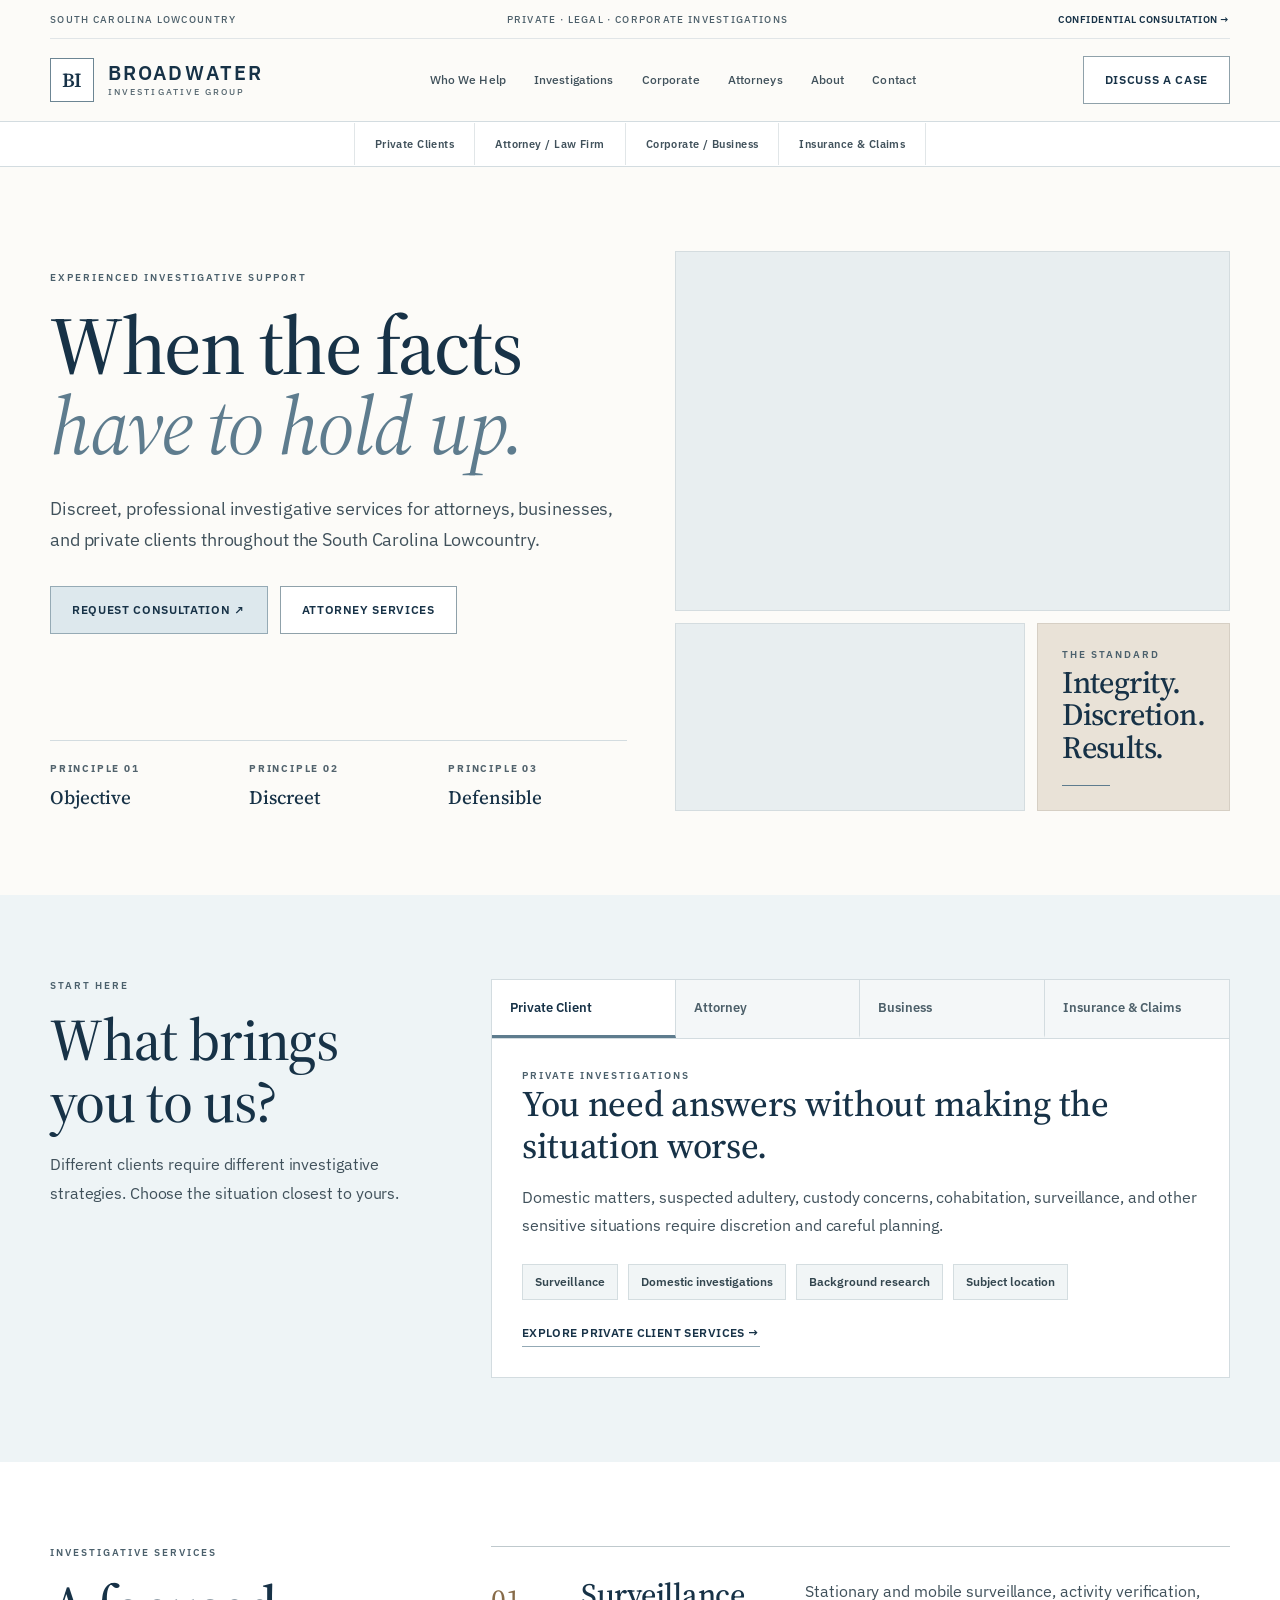
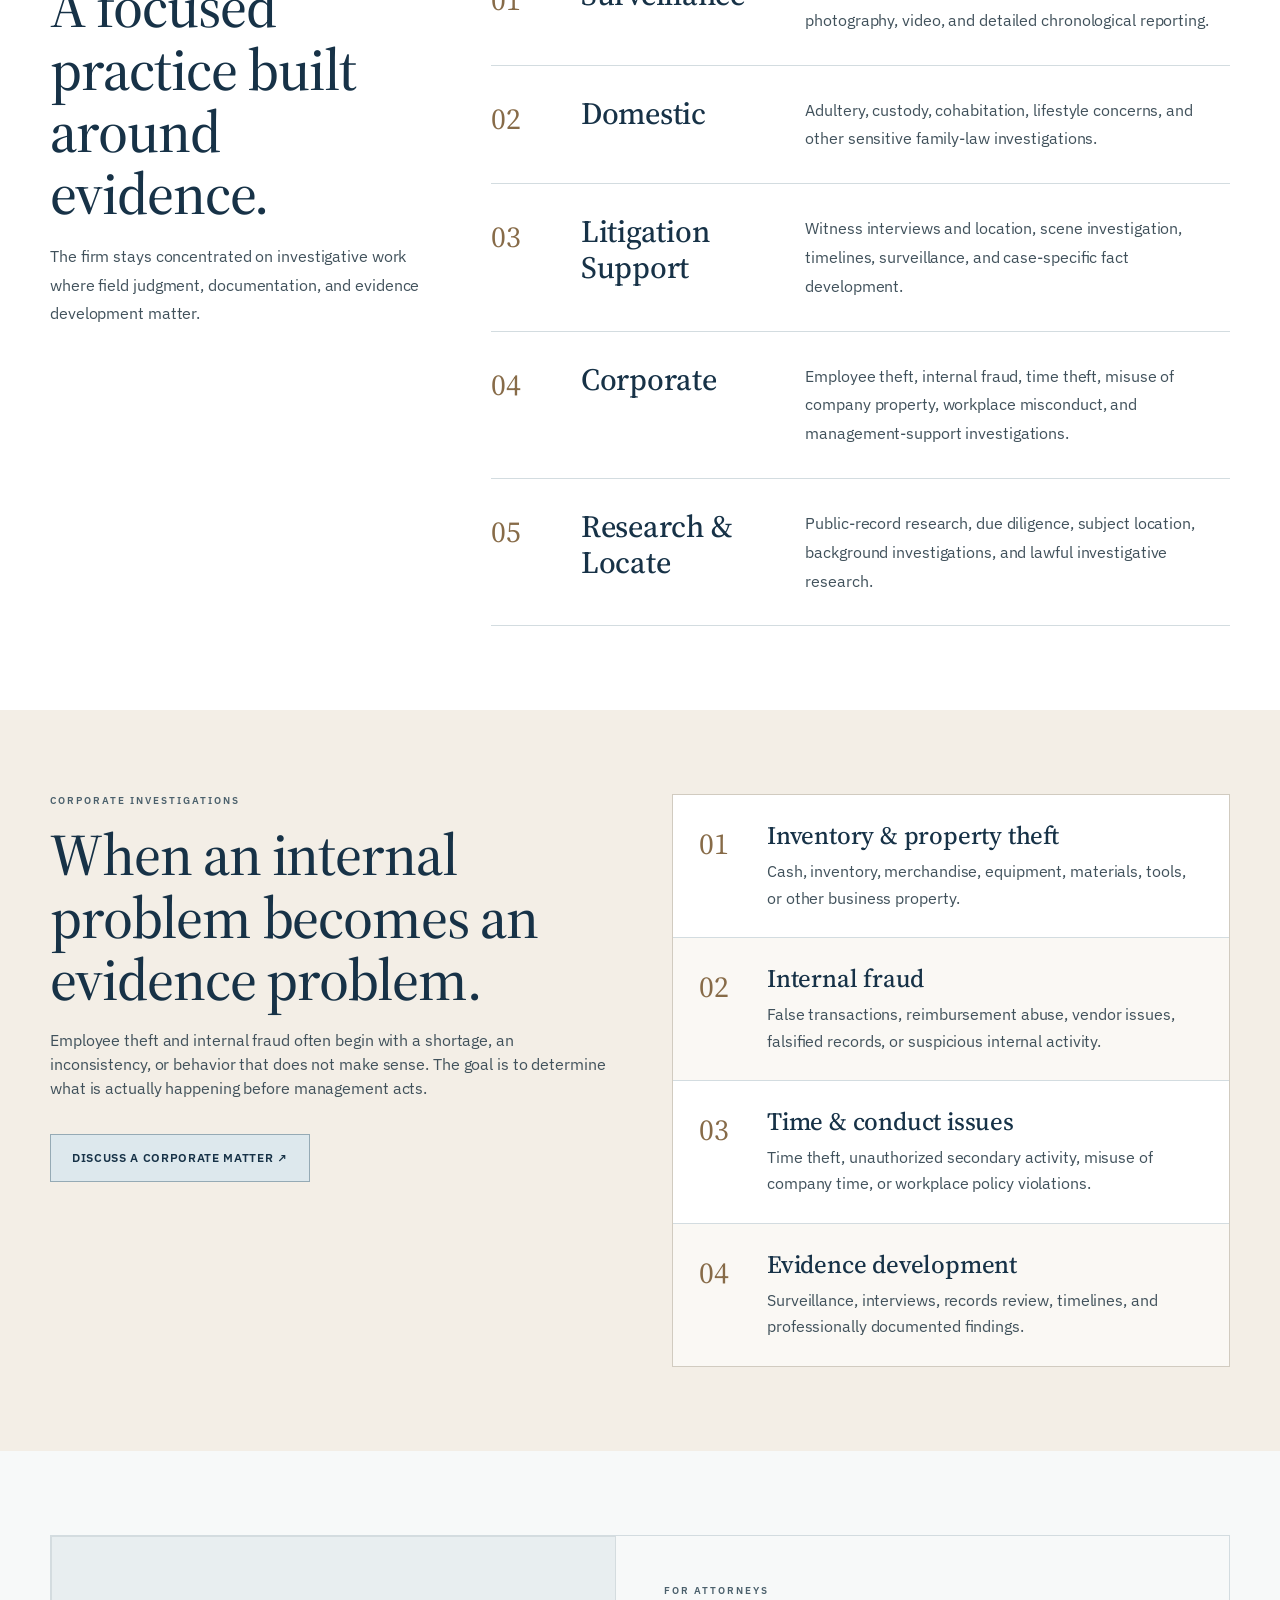
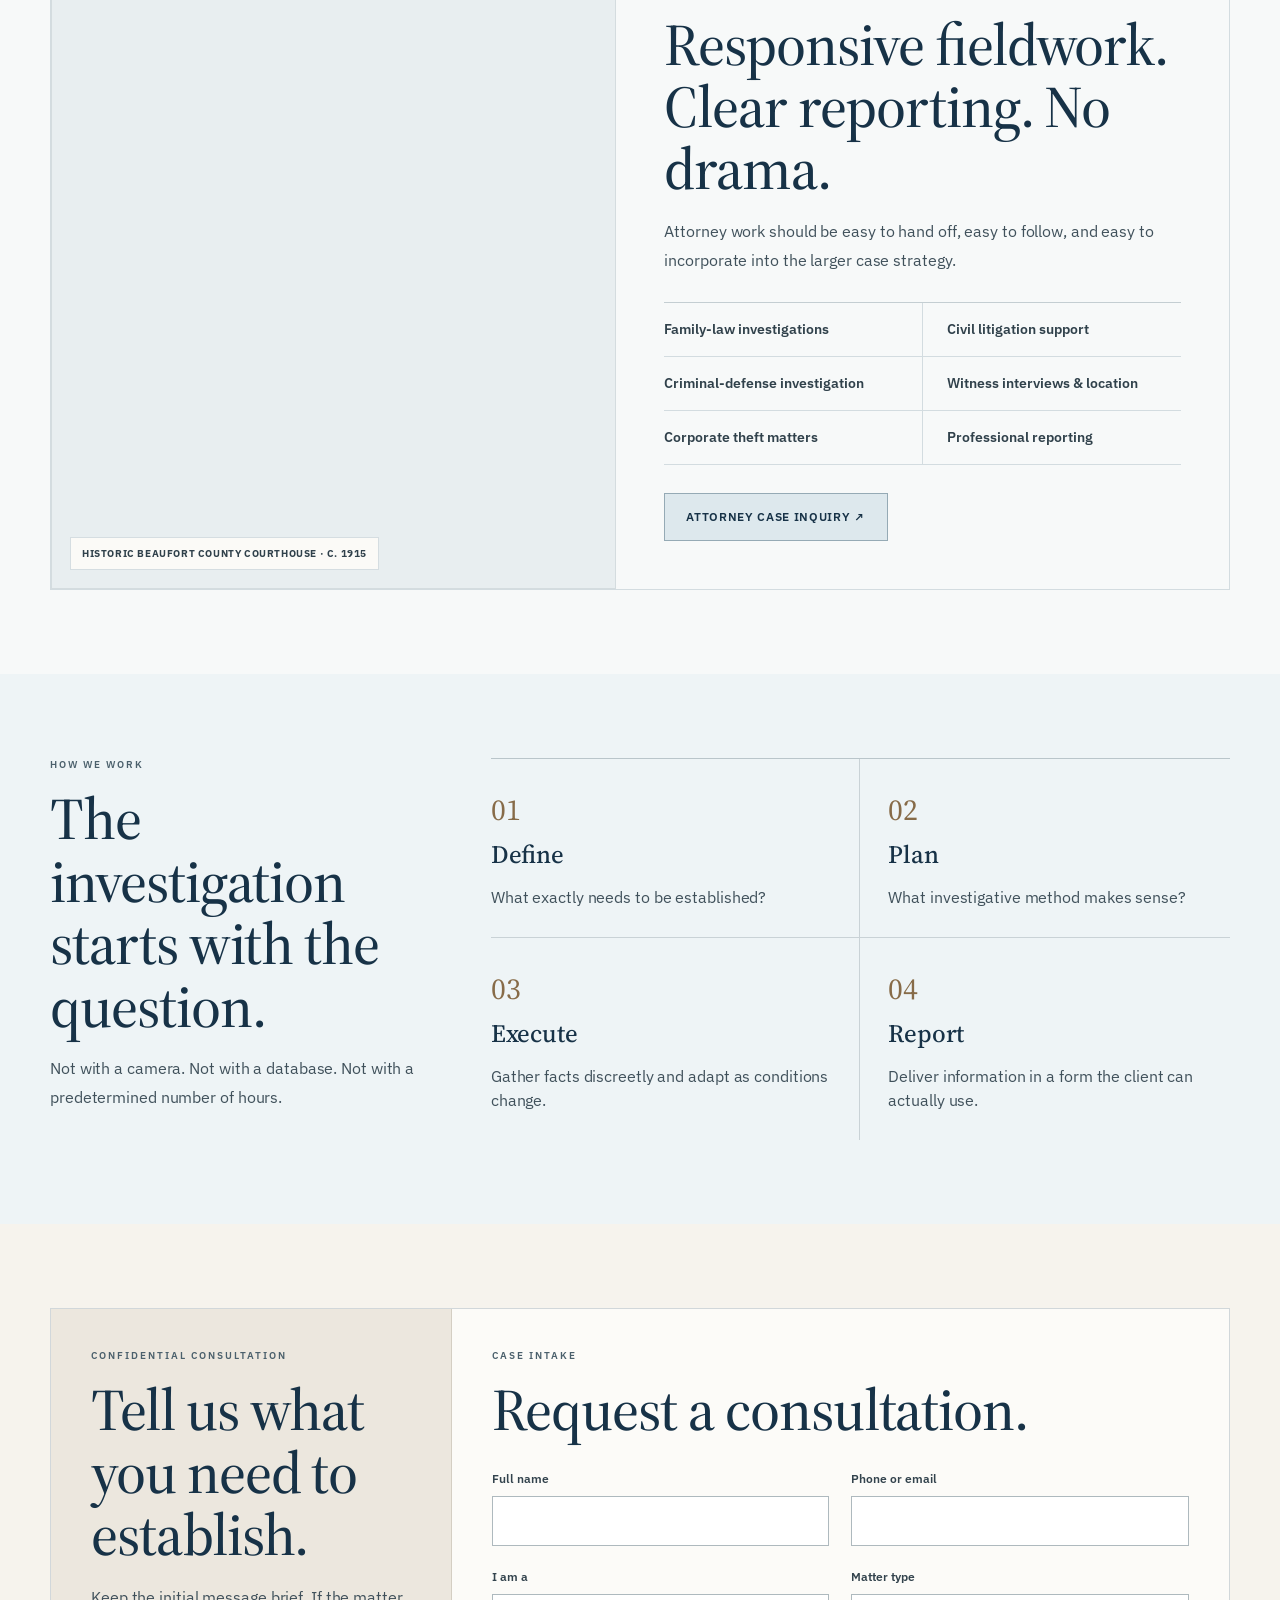
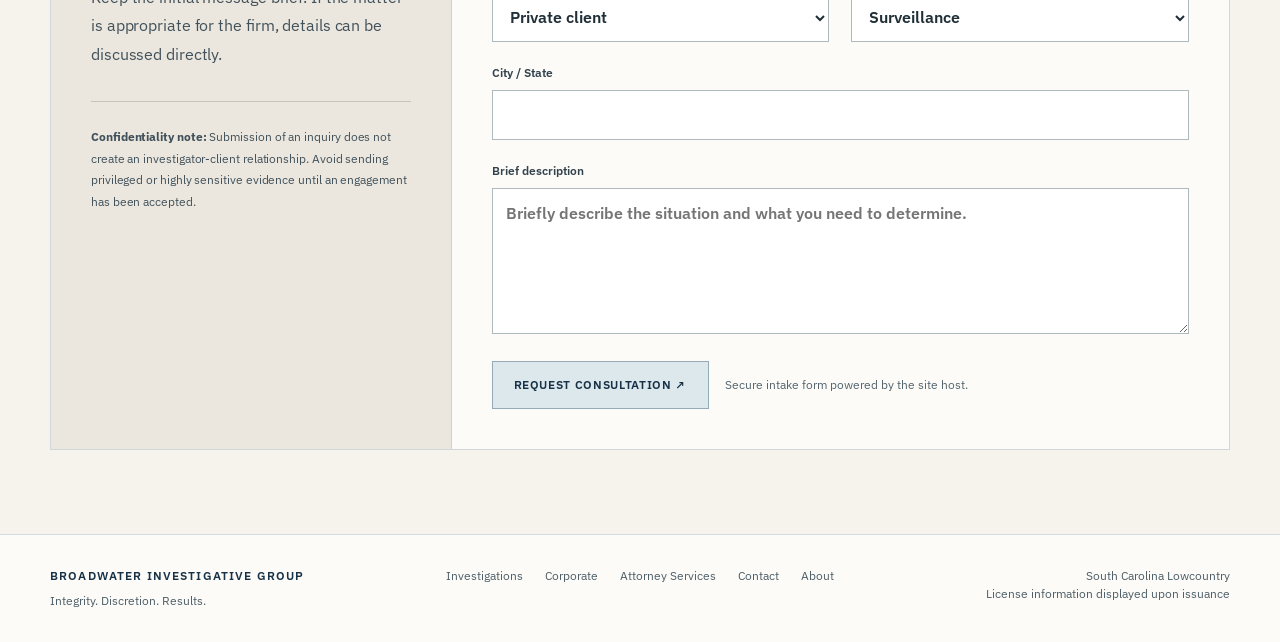
<file: index.html>
<!doctype html>
<html lang="en">
<head>
  <meta charset="utf-8">
  <meta name="viewport" content="width=device-width, initial-scale=1">
  <title>Broadwater Investigative Group | South Carolina Lowcountry</title>
  <meta name="description" content="Professional investigative services for attorneys, businesses, and private clients throughout the South Carolina Lowcountry.">
  <meta name="theme-color" content="#fcfbf8">
  <link rel="stylesheet" href="/assets/styles.css">
</head>
<body>
  <header class="site-header">
    <div class="utility-bar container">
      <span>South Carolina Lowcountry</span>
      <span class="utility-center">Private · Legal · Corporate Investigations</span>
      <a href="#consultation">Confidential Consultation →</a>
    </div>

    <div class="nav-row container">
      <a class="brand" href="#top" aria-label="Broadwater Investigative Group home">
        <span class="brand-mark">BI</span>
        <span>
          <strong>BROADWATER</strong>
          <small>INVESTIGATIVE GROUP</small>
        </span>
      </a>

      <nav aria-label="Primary navigation">
        <a href="#who-we-help">Who We Help</a>
        <a href="#services">Investigations</a>
        <a href="#corporate">Corporate</a>
        <a href="#attorneys">Attorneys</a>
        <a href="#consultation">Contact</a>
      </nav>

      <a class="button button-outline" href="#consultation">Discuss a Case</a>
    </div>
  </header>

  <main id="top">
    <section class="hero section">
      <div class="container hero-grid">
        <div class="hero-copy">
          <div>
            <p class="eyebrow">Experienced investigative support</p>
            <h1>When the facts<br><em>have to hold up.</em></h1>
            <p class="lede">Discreet, professional investigative services for attorneys, businesses, and private clients throughout the South Carolina Lowcountry.</p>
            <div class="actions">
              <a class="button button-soft" href="#consultation">Request Consultation ↗</a>
              <a class="button button-outline" href="#attorneys">Attorney Services</a>
            </div>
          </div>

          <div class="principles">
            <div><span>Principle 01</span><strong>Objective</strong></div>
            <div><span>Principle 02</span><strong>Discreet</strong></div>
            <div><span>Principle 03</span><strong>Defensible</strong></div>
          </div>
        </div>

        <div class="hero-collage" aria-label="Lowcountry imagery placeholders">
          <div class="photo-placeholder photo-main">
            <span>LOWCOUNTRY HERO PHOTO</span>
            <small>Historic Bluffton / Lowcountry streetscape</small>
          </div>
          <div class="photo-placeholder photo-small">
            <span>LOWCOUNTRY PHOTO</span>
            <small>Marsh / coastal landscape</small>
          </div>
          <div class="standard-card">
            <p class="eyebrow">The standard</p>
            <strong>Integrity.<br>Discretion.<br>Results.</strong>
            <i></i>
          </div>
        </div>
      </div>
    </section>

    <section id="who-we-help" class="section section-mist">
      <div class="container split">
        <div class="section-intro">
          <p class="eyebrow">Start here</p>
          <h2>What brings you to us?</h2>
          <p>Different clients require different investigative strategies. Choose the situation closest to yours.</p>
        </div>

        <div class="client-tabs">
          <div class="tab-buttons" role="tablist" aria-label="Client types">
            <button role="tab" aria-selected="true" data-tab="private">Private Client</button>
            <button role="tab" aria-selected="false" data-tab="attorney">Attorney</button>
            <button role="tab" aria-selected="false" data-tab="business">Business</button>
          </div>

          <div class="tab-stage">
            <article class="tab-panel active" data-panel="private">
              <p class="eyebrow">Private investigations</p>
              <h3>You need answers without making the situation worse.</h3>
              <p>Domestic matters, suspected adultery, custody concerns, cohabitation, surveillance, and other sensitive situations require discretion and careful planning.</p>
              <div class="pills">
                <span>Surveillance</span><span>Domestic investigations</span><span>Background research</span><span>Subject location</span>
              </div>
            </article>

            <article class="tab-panel" data-panel="attorney">
              <p class="eyebrow">Legal professionals</p>
              <h3>You need investigative work that can become part of the case.</h3>
              <p>Field investigation, surveillance, witness work, scene development, timelines, evidence verification, and professional reporting built around counsel’s objectives.</p>
              <div class="pills">
                <span>Family law</span><span>Civil litigation</span><span>Criminal defense</span><span>Witness development</span>
              </div>
            </article>

            <article class="tab-panel" data-panel="business">
              <p class="eyebrow">Business & corporate</p>
              <h3>Something inside the business is not adding up.</h3>
              <p>Employee theft, inventory loss, internal fraud, time theft, misuse of company assets, and workplace misconduct can be investigated discreetly before management takes action.</p>
              <div class="pills">
                <span>Employee theft</span><span>Internal fraud</span><span>Workplace misconduct</span><span>Evidence development</span>
              </div>
            </article>
          </div>
        </div>
      </div>
    </section>

    <section id="services" class="section section-white">
      <div class="container split">
        <div class="section-intro">
          <p class="eyebrow">Investigative services</p>
          <h2>A focused practice built around evidence.</h2>
          <p>The firm stays concentrated on investigative work where field judgment, documentation, and evidence development matter.</p>
        </div>

        <div class="service-list">
          <article><span>01</span><h3>Surveillance</h3><p>Stationary and mobile surveillance, activity verification, photography, video, and detailed chronological reporting.</p></article>
          <article><span>02</span><h3>Domestic</h3><p>Adultery, custody, cohabitation, lifestyle concerns, and other sensitive family-law investigations.</p></article>
          <article><span>03</span><h3>Litigation Support</h3><p>Witness interviews and location, scene investigation, timelines, surveillance, and case-specific fact development.</p></article>
          <article><span>04</span><h3>Corporate</h3><p>Employee theft, internal fraud, time theft, misuse of company property, workplace misconduct, and management-support investigations.</p></article>
          <article><span>05</span><h3>Research & Locate</h3><p>Public-record research, due diligence, subject location, background investigations, and lawful investigative research.</p></article>
        </div>
      </div>
    </section>

    <section id="corporate" class="section section-warm">
      <div class="container corporate-grid">
        <div class="section-intro corporate-copy">
          <p class="eyebrow">Corporate investigations</p>
          <h2>When an internal problem becomes an evidence problem.</h2>
          <p>Employee theft and internal fraud often begin with a shortage, an inconsistency, or behavior that does not make sense. The goal is to determine what is actually happening before management acts.</p>
          <a class="button button-soft" href="#consultation">Discuss a Corporate Matter ↗</a>
        </div>

        <div class="corporate-list">
          <article><span>01</span><div><h3>Inventory & property theft</h3><p>Cash, inventory, merchandise, equipment, materials, tools, or other business property.</p></div></article>
          <article><span>02</span><div><h3>Internal fraud</h3><p>False transactions, reimbursement abuse, vendor issues, falsified records, or suspicious internal activity.</p></div></article>
          <article><span>03</span><div><h3>Time & conduct issues</h3><p>Time theft, unauthorized secondary activity, misuse of company time, or workplace policy violations.</p></div></article>
          <article><span>04</span><div><h3>Evidence development</h3><p>Surveillance, interviews, records review, timelines, and professionally documented findings.</p></div></article>
        </div>
      </div>
    </section>

    <section id="attorneys" class="section section-soft">
      <div class="container attorney-feature">
        <div class="photo-placeholder attorney-photo">
          <span>COURTHOUSE / LEGAL PHOTO</span>
          <small>Final image will be replaced with properly licensed photography</small>
        </div>
        <div class="attorney-copy">
          <p class="eyebrow">For attorneys</p>
          <h2>Responsive fieldwork. Clear reporting. No drama.</h2>
          <p>Attorney work should be easy to hand off, easy to follow, and easy to incorporate into the larger case strategy.</p>

          <div class="attorney-services">
            <span>Family-law investigations</span>
            <span>Civil litigation support</span>
            <span>Criminal-defense investigation</span>
            <span>Witness interviews & location</span>
            <span>Corporate theft matters</span>
            <span>Professional reporting</span>
          </div>

          <a class="button button-soft" href="#consultation">Attorney Case Inquiry ↗</a>
        </div>
      </div>
    </section>

    <section class="section section-mist">
      <div class="container split">
        <div class="section-intro">
          <p class="eyebrow">How we work</p>
          <h2>The investigation starts with the question.</h2>
          <p>Not with a camera. Not with a database. Not with a predetermined number of hours.</p>
        </div>

        <div class="method-grid">
          <article><span>01</span><h3>Define</h3><p>What exactly needs to be established?</p></article>
          <article><span>02</span><h3>Plan</h3><p>What investigative method makes sense?</p></article>
          <article><span>03</span><h3>Execute</h3><p>Gather facts discreetly and adapt as conditions change.</p></article>
          <article><span>04</span><h3>Report</h3><p>Deliver information in a form the client can actually use.</p></article>
        </div>
      </div>
    </section>

    <section id="consultation" class="section section-consult">
      <div class="container intake-shell">
        <aside class="intake-intro">
          <p class="eyebrow">Confidential consultation</p>
          <h2>Tell us what you need to establish.</h2>
          <p>Keep the initial message brief. If the matter is appropriate for the firm, details can be discussed directly.</p>
          <p class="fine-print"><strong>Confidentiality note:</strong> Submission of an inquiry does not create an investigator-client relationship. Avoid sending privileged or highly sensitive evidence until an engagement has been accepted.</p>
        </aside>

        <div class="intake-form-wrap">
          <p class="eyebrow">Case intake</p>
          <h2>Request a consultation.</h2>

          <form name="consultation" method="POST" data-netlify="true" netlify-honeypot="bot-field" class="intake-form">
            <input type="hidden" name="form-name" value="consultation">
            <p class="hidden-field">
              <label>Do not fill this out if you are human: <input name="bot-field"></label>
            </p>

            <label>Full name
              <input required type="text" name="name" autocomplete="name">
            </label>

            <label>Phone or email
              <input required type="text" name="contact">
            </label>

            <label>I am a
              <select name="client_type">
                <option>Private client</option>
                <option>Attorney / law firm</option>
                <option>Business / employer</option>
                <option>Insurance / claims professional</option>
                <option>Other</option>
              </select>
            </label>

            <label>Matter type
              <select name="matter_type">
                <option>Surveillance</option>
                <option>Domestic / family matter</option>
                <option>Litigation support</option>
                <option>Employee theft / corporate investigation</option>
                <option>Internal fraud</option>
                <option>Background / locate</option>
                <option>Other</option>
              </select>
            </label>

            <label class="full-width">City / State
              <input type="text" name="location">
            </label>

            <label class="full-width">Brief description
              <textarea name="description" rows="5" placeholder="Briefly describe the situation and what you need to determine."></textarea>
            </label>

            <div class="full-width form-footer">
              <button class="button button-soft" type="submit">Request Consultation ↗</button>
              <span>Secure intake form powered by the site host.</span>
            </div>
          </form>
        </div>
      </div>
    </section>
  </main>

  <footer class="site-footer">
    <div class="container footer-grid">
      <div>
        <strong>BROADWATER INVESTIGATIVE GROUP</strong>
        <span>Integrity. Discretion. Results.</span>
      </div>
      <div class="footer-links">
        <a href="#services">Investigations</a>
        <a href="#corporate">Corporate</a>
        <a href="#attorneys">Attorney Services</a>
        <a href="#consultation">Contact</a>
      </div>
      <div class="footer-right">
        South Carolina Lowcountry<br>
        License information displayed upon issuance
      </div>
    </div>
  </footer>

  <script src="/assets/site.js"></script>
</body>
</html>
</file>
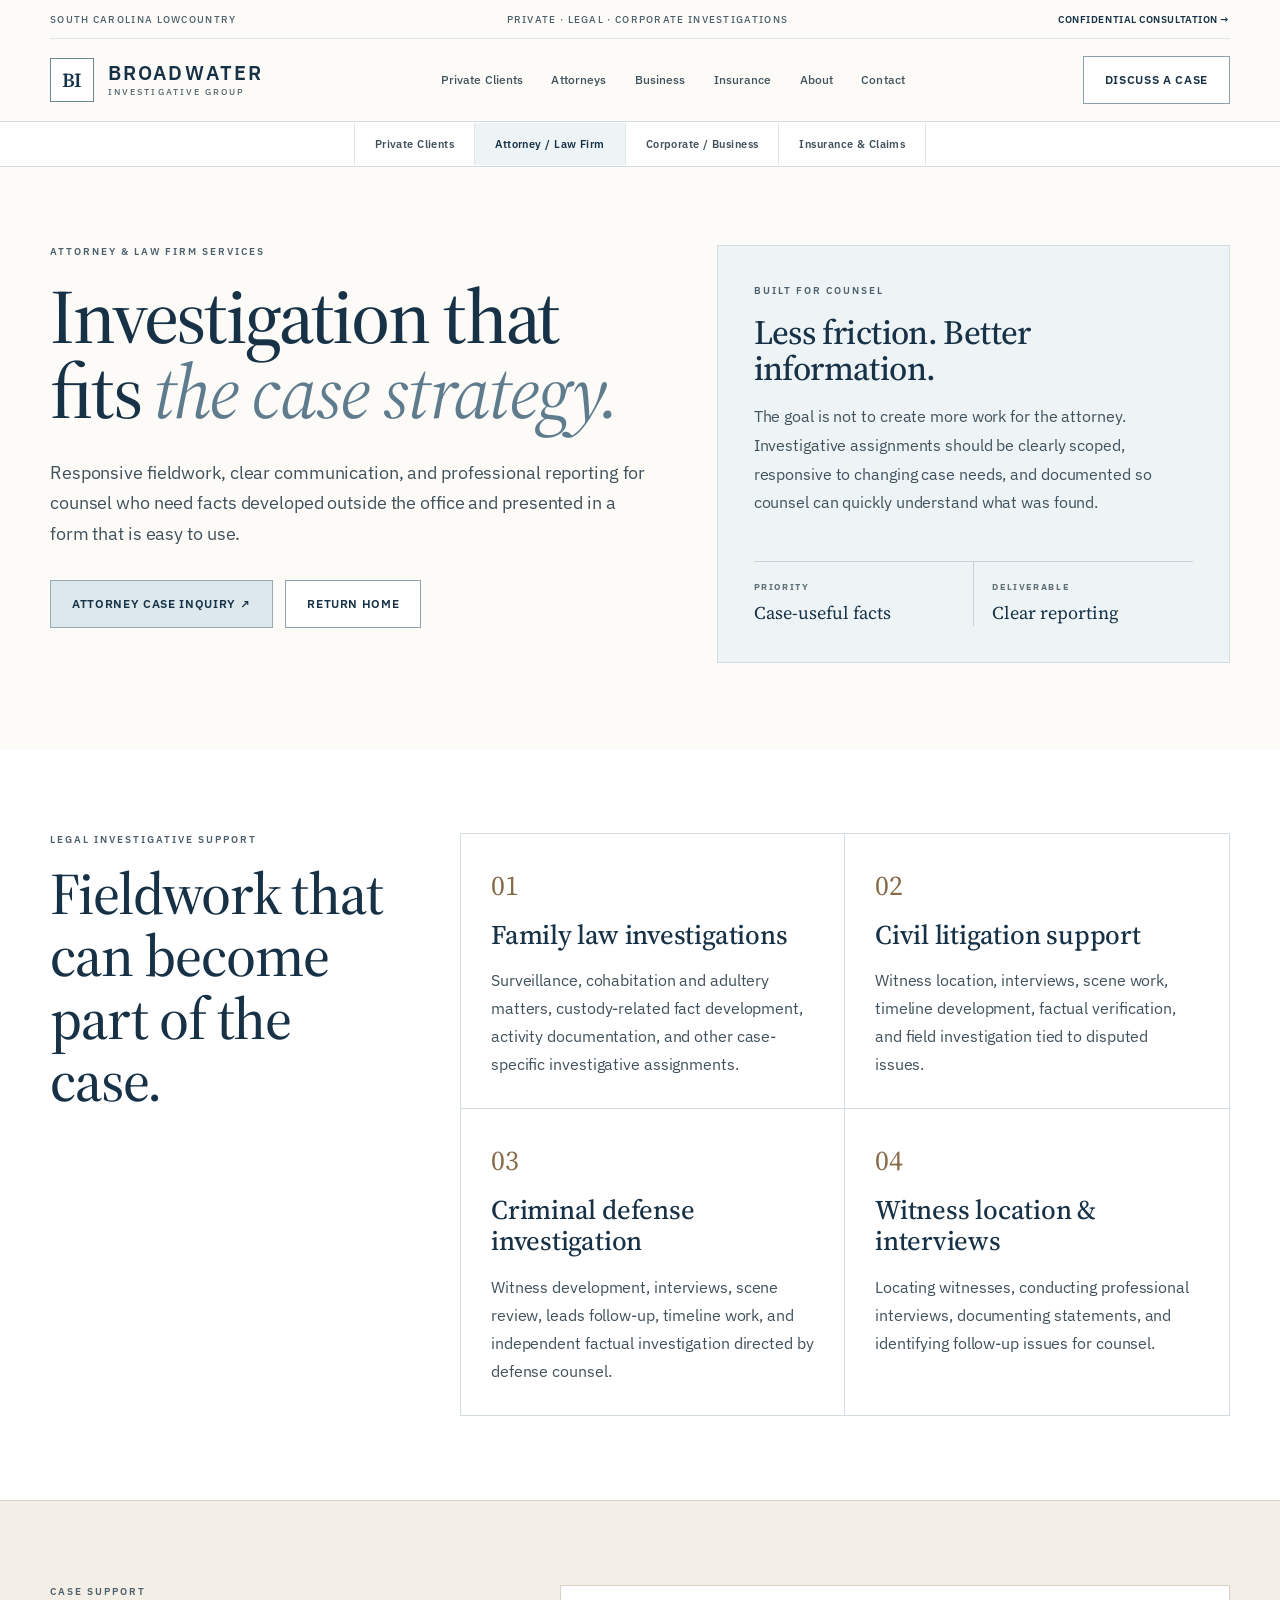
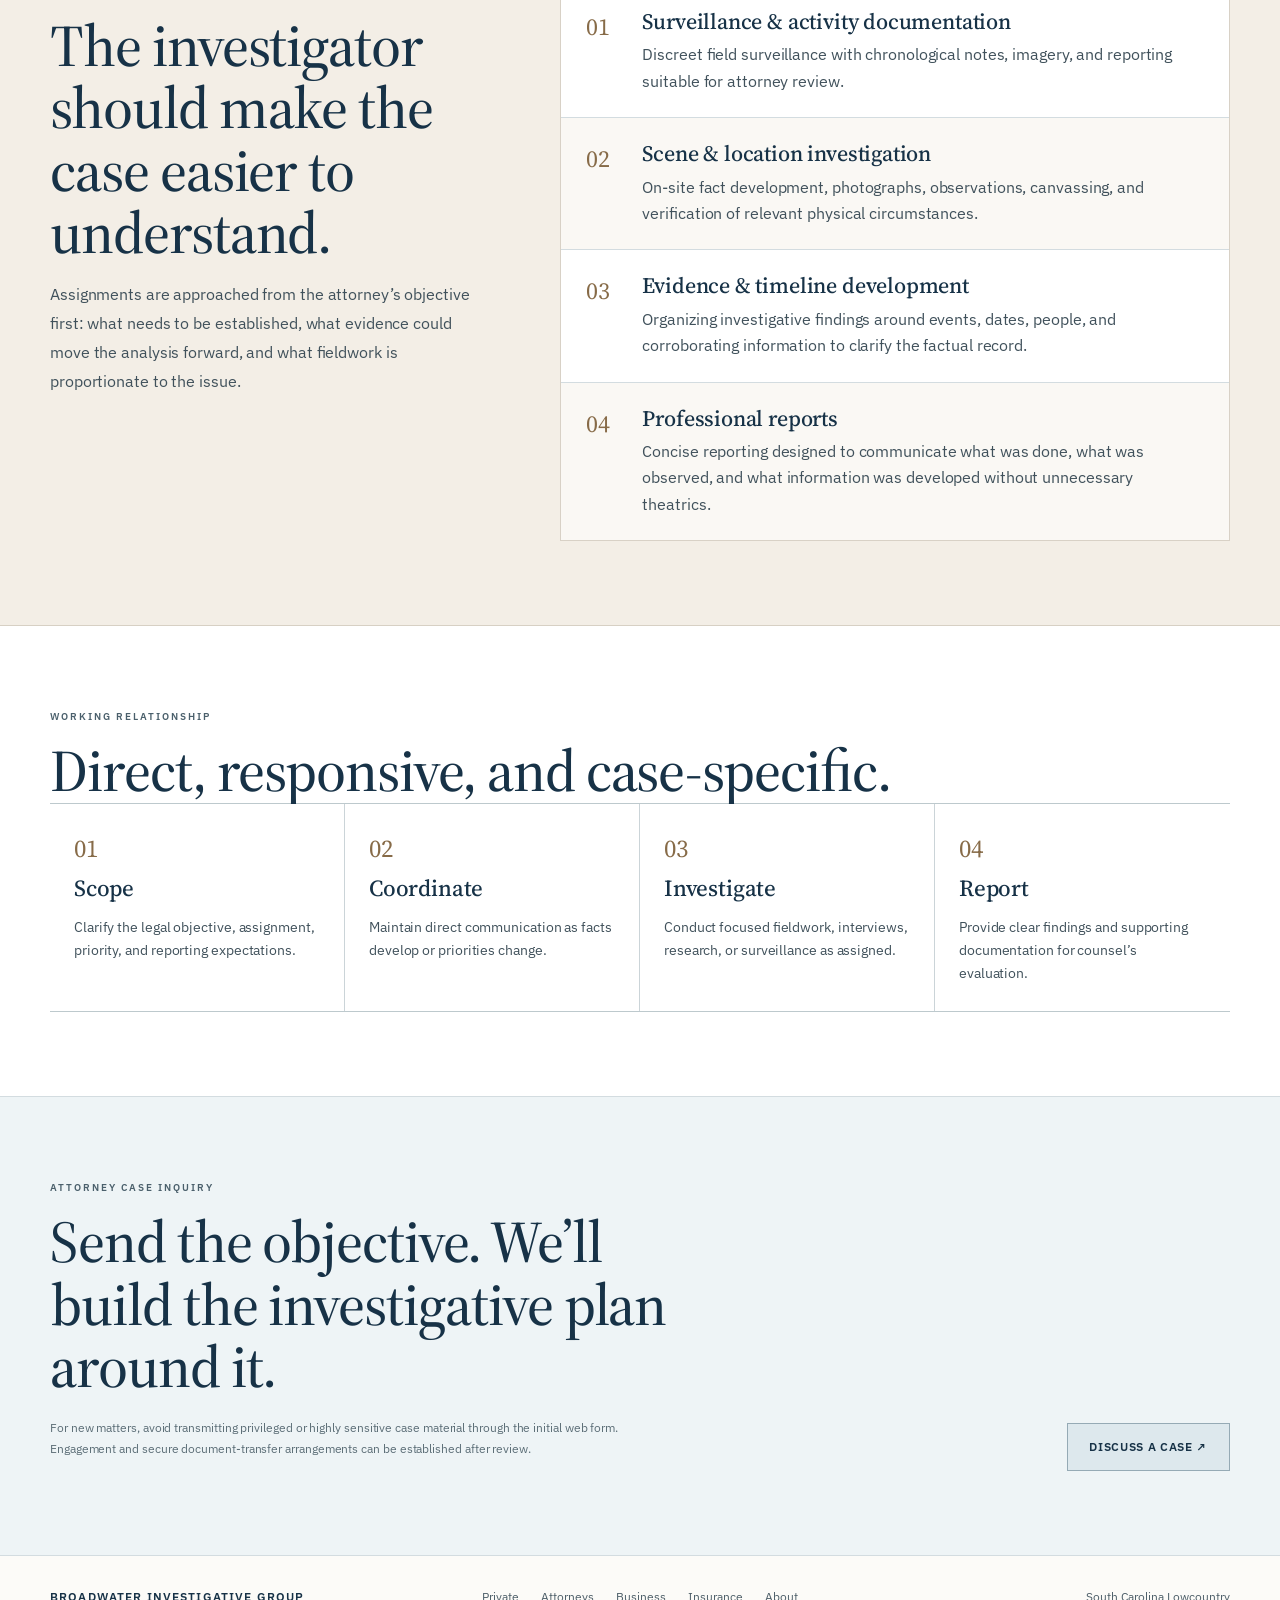
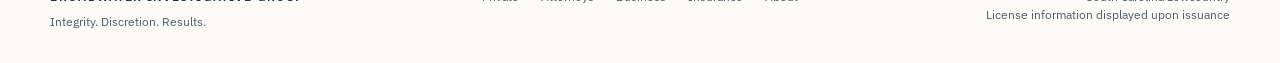
<file: attorneys-law-firms/index.html>
<!doctype html>
<html lang="en">
<head>
  <meta charset="utf-8">
  <meta name="viewport" content="width=device-width, initial-scale=1">
  <title>Attorney & Law Firm Investigations | Broadwater Investigative Group</title>
  <meta name="description" content="Investigative support for attorneys and law firms, including family law, civil litigation, criminal defense, witness work, surveillance, and professional reporting throughout the South Carolina Lowcountry.">
  <meta name="theme-color" content="#fcfbf8">
  <link rel="stylesheet" href="/assets/styles.css">
  <link rel="stylesheet" href="/assets/client-pages.css">
</head>
<body>
<header class="site-header">
  <div class="utility-bar container"><span>South Carolina Lowcountry</span><span class="utility-center">Private · Legal · Corporate Investigations</span><a href="/#consultation">Confidential Consultation →</a></div>
  <div class="nav-row container">
    <a class="brand" href="/" aria-label="Broadwater Investigative Group home"><span class="brand-mark">BI</span><span><strong>BROADWATER</strong><small>INVESTIGATIVE GROUP</small></span></a>
    <nav aria-label="Primary navigation"><a href="/private-clients/">Private Clients</a><a href="/attorneys-law-firms/">Attorneys</a><a href="/corporate-business/">Business</a><a href="/insurance-claims/">Insurance</a><a href="/#consultation">Contact</a></nav>
    <a class="button button-outline" href="/#consultation">Discuss a Case</a>
  </div>
</header>
<div class="audience-bar"><div class="container"><a href="/private-clients/">Private Clients</a><a aria-current="page" href="/attorneys-law-firms/">Attorney / Law Firm</a><a href="/corporate-business/">Corporate / Business</a><a href="/insurance-claims/">Insurance & Claims</a></div></div>

<main>
  <section class="client-page-hero">
    <div class="container client-page-hero-grid">
      <div>
        <p class="eyebrow">Attorney & law firm services</p>
        <h1>Investigation that fits <em>the case strategy.</em></h1>
        <p class="lede">Responsive fieldwork, clear communication, and professional reporting for counsel who need facts developed outside the office and presented in a form that is easy to use.</p>
        <div class="actions"><a class="button button-soft" href="/#consultation">Attorney Case Inquiry ↗</a><a class="button button-outline" href="/">Return Home</a></div>
      </div>
      <aside class="client-page-aside">
        <div><p class="eyebrow">Built for counsel</p><h2>Less friction. Better information.</h2><p>The goal is not to create more work for the attorney. Investigative assignments should be clearly scoped, responsive to changing case needs, and documented so counsel can quickly understand what was found.</p></div>
        <div class="mini-facts"><div><span>Priority</span><strong>Case-useful facts</strong></div><div><span>Deliverable</span><strong>Clear reporting</strong></div></div>
      </aside>
    </div>
  </section>

  <section class="section section-white">
    <div class="container page-intro-grid">
      <div class="section-intro"><p class="eyebrow">Legal investigative support</p><h2>Fieldwork that can become part of the case.</h2></div>
      <div class="feature-grid">
        <article class="feature-card"><span class="feature-number">01</span><h3>Family law investigations</h3><p>Surveillance, cohabitation and adultery matters, custody-related fact development, activity documentation, and other case-specific investigative assignments.</p></article>
        <article class="feature-card"><span class="feature-number">02</span><h3>Civil litigation support</h3><p>Witness location, interviews, scene work, timeline development, factual verification, and field investigation tied to disputed issues.</p></article>
        <article class="feature-card"><span class="feature-number">03</span><h3>Criminal defense investigation</h3><p>Witness development, interviews, scene review, leads follow-up, timeline work, and independent factual investigation directed by defense counsel.</p></article>
        <article class="feature-card"><span class="feature-number">04</span><h3>Witness location & interviews</h3><p>Locating witnesses, conducting professional interviews, documenting statements, and identifying follow-up issues for counsel.</p></article>
      </div>
    </div>
  </section>

  <section class="section detail-band">
    <div class="container detail-grid">
      <div class="section-intro"><p class="eyebrow">Case support</p><h2>The investigator should make the case easier to understand.</h2><p>Assignments are approached from the attorney’s objective first: what needs to be established, what evidence could move the analysis forward, and what fieldwork is proportionate to the issue.</p></div>
      <div class="detail-list">
        <article><span>01</span><div><h3>Surveillance & activity documentation</h3><p>Discreet field surveillance with chronological notes, imagery, and reporting suitable for attorney review.</p></div></article>
        <article><span>02</span><div><h3>Scene & location investigation</h3><p>On-site fact development, photographs, observations, canvassing, and verification of relevant physical circumstances.</p></div></article>
        <article><span>03</span><div><h3>Evidence & timeline development</h3><p>Organizing investigative findings around events, dates, people, and corroborating information to clarify the factual record.</p></div></article>
        <article><span>04</span><div><h3>Professional reports</h3><p>Concise reporting designed to communicate what was done, what was observed, and what information was developed without unnecessary theatrics.</p></div></article>
      </div>
    </div>
  </section>

  <section class="section section-white">
    <div class="container">
      <div class="section-intro"><p class="eyebrow">Working relationship</p><h2>Direct, responsive, and case-specific.</h2></div>
      <div class="process-strip">
        <article><span>01</span><h3>Scope</h3><p>Clarify the legal objective, assignment, priority, and reporting expectations.</p></article>
        <article><span>02</span><h3>Coordinate</h3><p>Maintain direct communication as facts develop or priorities change.</p></article>
        <article><span>03</span><h3>Investigate</h3><p>Conduct focused fieldwork, interviews, research, or surveillance as assigned.</p></article>
        <article><span>04</span><h3>Report</h3><p>Provide clear findings and supporting documentation for counsel’s evaluation.</p></article>
      </div>
    </div>
  </section>

  <section class="section page-cta">
    <div class="container page-cta-grid">
      <div><p class="eyebrow">Attorney case inquiry</p><h2>Send the objective. We’ll build the investigative plan around it.</h2><p class="subtle-note">For new matters, avoid transmitting privileged or highly sensitive case material through the initial web form. Engagement and secure document-transfer arrangements can be established after review.</p></div>
      <div class="page-cta-actions"><a class="button button-soft" href="/#consultation">Discuss a Case ↗</a></div>
    </div>
  </section>
</main>

<footer class="site-footer"><div class="container footer-grid"><div><strong>BROADWATER INVESTIGATIVE GROUP</strong><span>Integrity. Discretion. Results.</span></div><div class="footer-links"><a href="/private-clients/">Private</a><a href="/attorneys-law-firms/">Attorneys</a><a href="/corporate-business/">Business</a><a href="/insurance-claims/">Insurance</a></div><div class="footer-right">South Carolina Lowcountry<br>License information displayed upon issuance</div></div></footer>
<script src="/assets/site.js"></script>
</body>
</html>
</file>
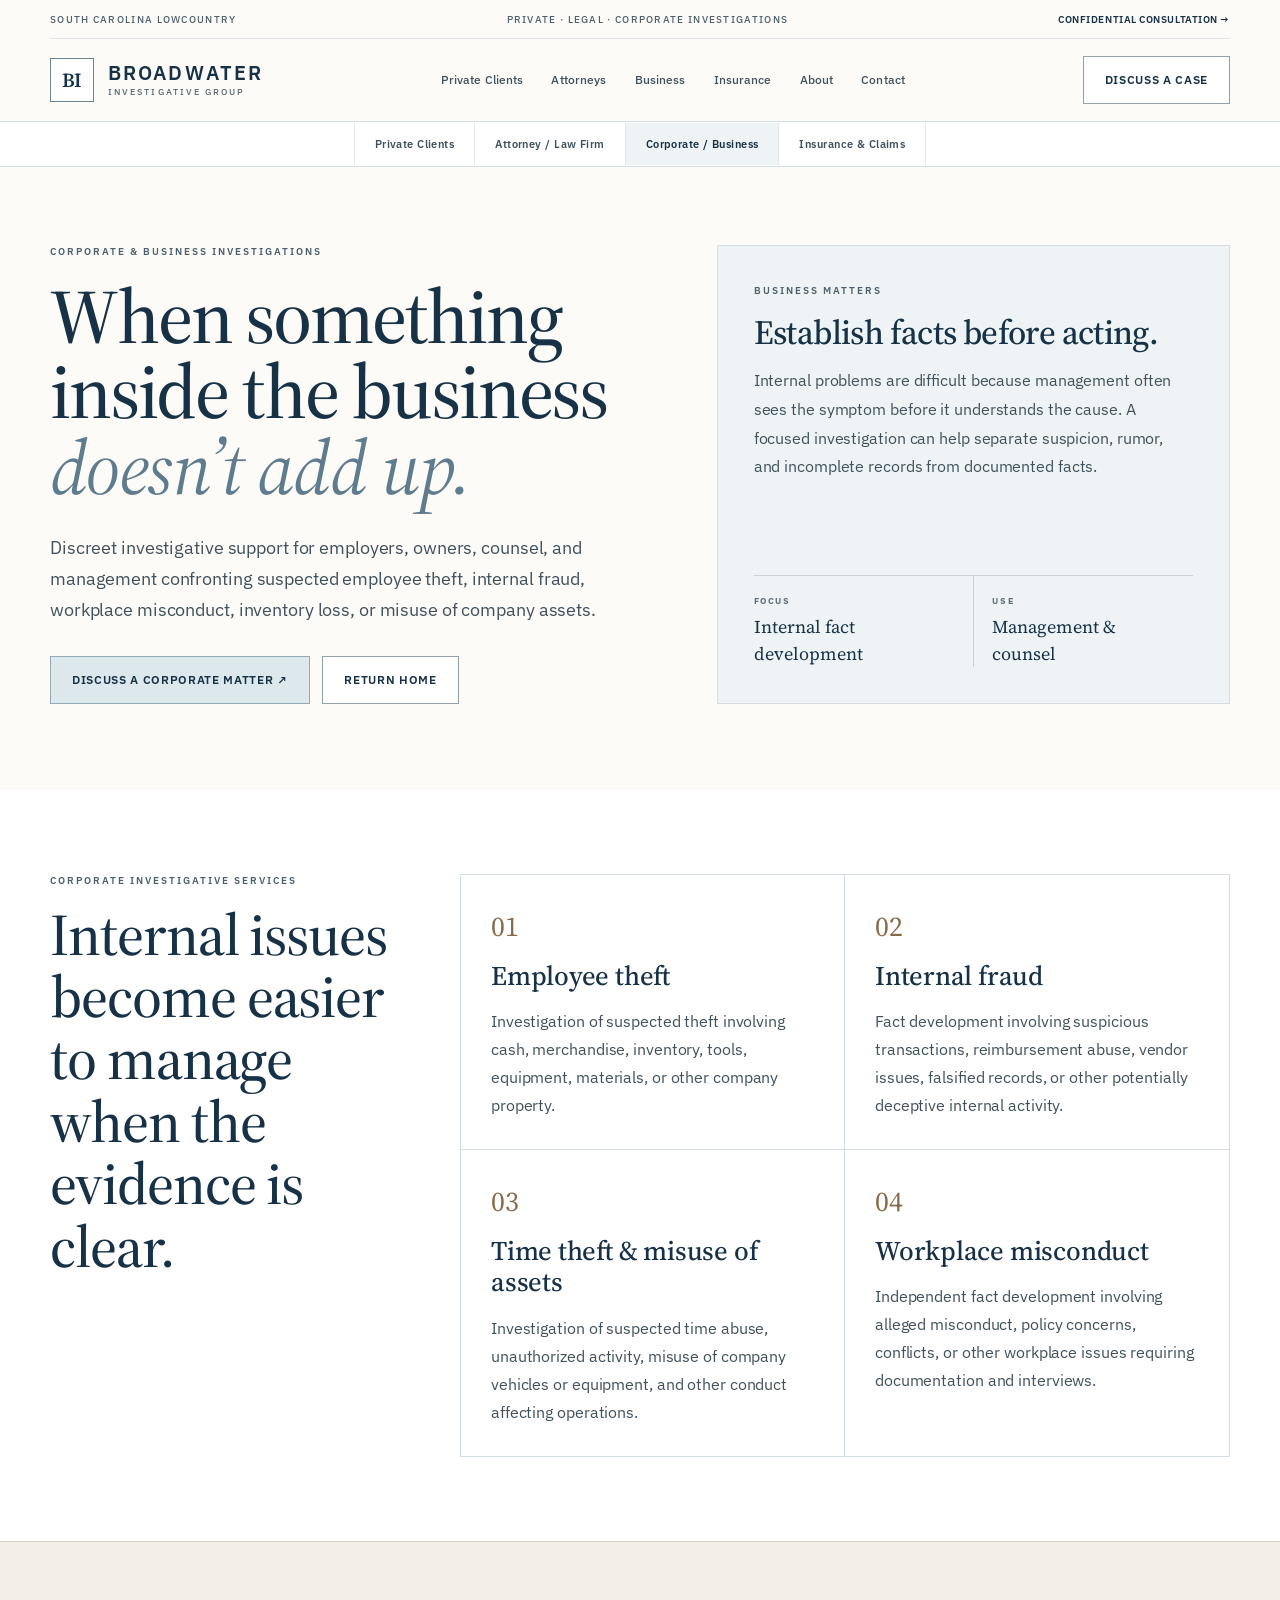
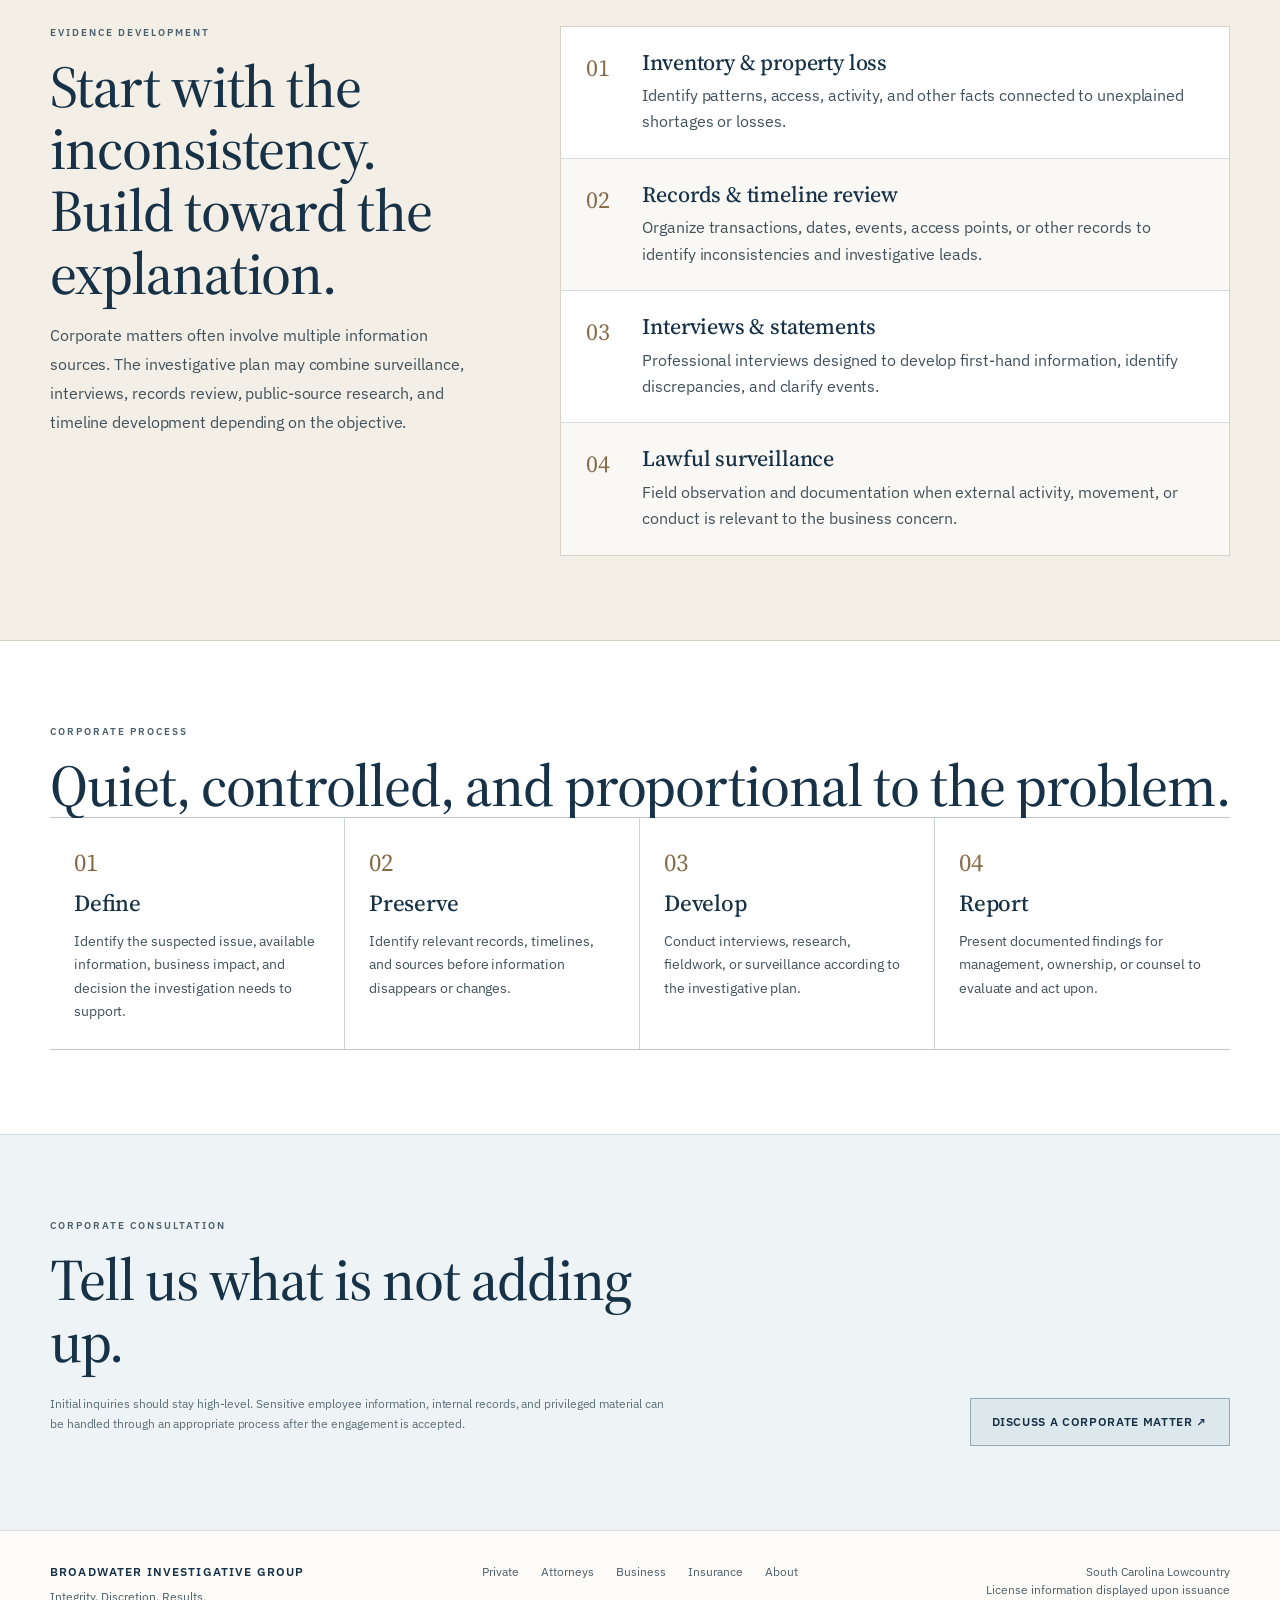
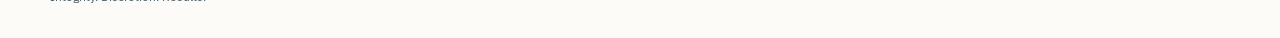
<file: corporate-business/index.html>
<!doctype html>
<html lang="en">
<head>
  <meta charset="utf-8">
  <meta name="viewport" content="width=device-width, initial-scale=1">
  <title>Corporate & Business Investigations | Broadwater Investigative Group</title>
  <meta name="description" content="Corporate and business investigations involving employee theft, internal fraud, inventory loss, workplace misconduct, time theft, and evidence development throughout the South Carolina Lowcountry.">
  <meta name="theme-color" content="#fcfbf8">
  <link rel="stylesheet" href="/assets/styles.css">
  <link rel="stylesheet" href="/assets/client-pages.css">
</head>
<body>
<header class="site-header">
  <div class="utility-bar container"><span>South Carolina Lowcountry</span><span class="utility-center">Private · Legal · Corporate Investigations</span><a href="/#consultation">Confidential Consultation →</a></div>
  <div class="nav-row container">
    <a class="brand" href="/" aria-label="Broadwater Investigative Group home"><span class="brand-mark">BI</span><span><strong>BROADWATER</strong><small>INVESTIGATIVE GROUP</small></span></a>
    <nav aria-label="Primary navigation"><a href="/private-clients/">Private Clients</a><a href="/attorneys-law-firms/">Attorneys</a><a href="/corporate-business/">Business</a><a href="/insurance-claims/">Insurance</a><a href="/#consultation">Contact</a></nav>
    <a class="button button-outline" href="/#consultation">Discuss a Case</a>
  </div>
</header>
<div class="audience-bar"><div class="container"><a href="/private-clients/">Private Clients</a><a href="/attorneys-law-firms/">Attorney / Law Firm</a><a aria-current="page" href="/corporate-business/">Corporate / Business</a><a href="/insurance-claims/">Insurance & Claims</a></div></div>

<main>
  <section class="client-page-hero">
    <div class="container client-page-hero-grid">
      <div>
        <p class="eyebrow">Corporate & business investigations</p>
        <h1>When something inside the business <em>doesn’t add up.</em></h1>
        <p class="lede">Discreet investigative support for employers, owners, counsel, and management confronting suspected employee theft, internal fraud, workplace misconduct, inventory loss, or misuse of company assets.</p>
        <div class="actions"><a class="button button-soft" href="/#consultation">Discuss a Corporate Matter ↗</a><a class="button button-outline" href="/">Return Home</a></div>
      </div>
      <aside class="client-page-aside">
        <div><p class="eyebrow">Business matters</p><h2>Establish facts before acting.</h2><p>Internal problems are difficult because management often sees the symptom before it understands the cause. A focused investigation can help separate suspicion, rumor, and incomplete records from documented facts.</p></div>
        <div class="mini-facts"><div><span>Focus</span><strong>Internal fact development</strong></div><div><span>Use</span><strong>Management & counsel</strong></div></div>
      </aside>
    </div>
  </section>

  <section class="section section-white">
    <div class="container page-intro-grid">
      <div class="section-intro"><p class="eyebrow">Corporate investigative services</p><h2>Internal issues become easier to manage when the evidence is clear.</h2></div>
      <div class="feature-grid">
        <article class="feature-card"><span class="feature-number">01</span><h3>Employee theft</h3><p>Investigation of suspected theft involving cash, merchandise, inventory, tools, equipment, materials, or other company property.</p></article>
        <article class="feature-card"><span class="feature-number">02</span><h3>Internal fraud</h3><p>Fact development involving suspicious transactions, reimbursement abuse, vendor issues, falsified records, or other potentially deceptive internal activity.</p></article>
        <article class="feature-card"><span class="feature-number">03</span><h3>Time theft & misuse of assets</h3><p>Investigation of suspected time abuse, unauthorized activity, misuse of company vehicles or equipment, and other conduct affecting operations.</p></article>
        <article class="feature-card"><span class="feature-number">04</span><h3>Workplace misconduct</h3><p>Independent fact development involving alleged misconduct, policy concerns, conflicts, or other workplace issues requiring documentation and interviews.</p></article>
      </div>
    </div>
  </section>

  <section class="section detail-band">
    <div class="container detail-grid">
      <div class="section-intro"><p class="eyebrow">Evidence development</p><h2>Start with the inconsistency. Build toward the explanation.</h2><p>Corporate matters often involve multiple information sources. The investigative plan may combine surveillance, interviews, records review, public-source research, and timeline development depending on the objective.</p></div>
      <div class="detail-list">
        <article><span>01</span><div><h3>Inventory & property loss</h3><p>Identify patterns, access, activity, and other facts connected to unexplained shortages or losses.</p></div></article>
        <article><span>02</span><div><h3>Records & timeline review</h3><p>Organize transactions, dates, events, access points, or other records to identify inconsistencies and investigative leads.</p></div></article>
        <article><span>03</span><div><h3>Interviews & statements</h3><p>Professional interviews designed to develop first-hand information, identify discrepancies, and clarify events.</p></div></article>
        <article><span>04</span><div><h3>Lawful surveillance</h3><p>Field observation and documentation when external activity, movement, or conduct is relevant to the business concern.</p></div></article>
      </div>
    </div>
  </section>

  <section class="section section-white">
    <div class="container">
      <div class="section-intro"><p class="eyebrow">Corporate process</p><h2>Quiet, controlled, and proportional to the problem.</h2></div>
      <div class="process-strip">
        <article><span>01</span><h3>Define</h3><p>Identify the suspected issue, available information, business impact, and decision the investigation needs to support.</p></article>
        <article><span>02</span><h3>Preserve</h3><p>Identify relevant records, timelines, and sources before information disappears or changes.</p></article>
        <article><span>03</span><h3>Develop</h3><p>Conduct interviews, research, fieldwork, or surveillance according to the investigative plan.</p></article>
        <article><span>04</span><h3>Report</h3><p>Present documented findings for management, ownership, or counsel to evaluate and act upon.</p></article>
      </div>
    </div>
  </section>

  <section class="section page-cta">
    <div class="container page-cta-grid">
      <div><p class="eyebrow">Corporate consultation</p><h2>Tell us what is not adding up.</h2><p class="subtle-note">Initial inquiries should stay high-level. Sensitive employee information, internal records, and privileged material can be handled through an appropriate process after the engagement is accepted.</p></div>
      <div class="page-cta-actions"><a class="button button-soft" href="/#consultation">Discuss a Corporate Matter ↗</a></div>
    </div>
  </section>
</main>

<footer class="site-footer"><div class="container footer-grid"><div><strong>BROADWATER INVESTIGATIVE GROUP</strong><span>Integrity. Discretion. Results.</span></div><div class="footer-links"><a href="/private-clients/">Private</a><a href="/attorneys-law-firms/">Attorneys</a><a href="/corporate-business/">Business</a><a href="/insurance-claims/">Insurance</a></div><div class="footer-right">South Carolina Lowcountry<br>License information displayed upon issuance</div></div></footer>
<script src="/assets/site.js"></script>
</body>
</html>
</file>
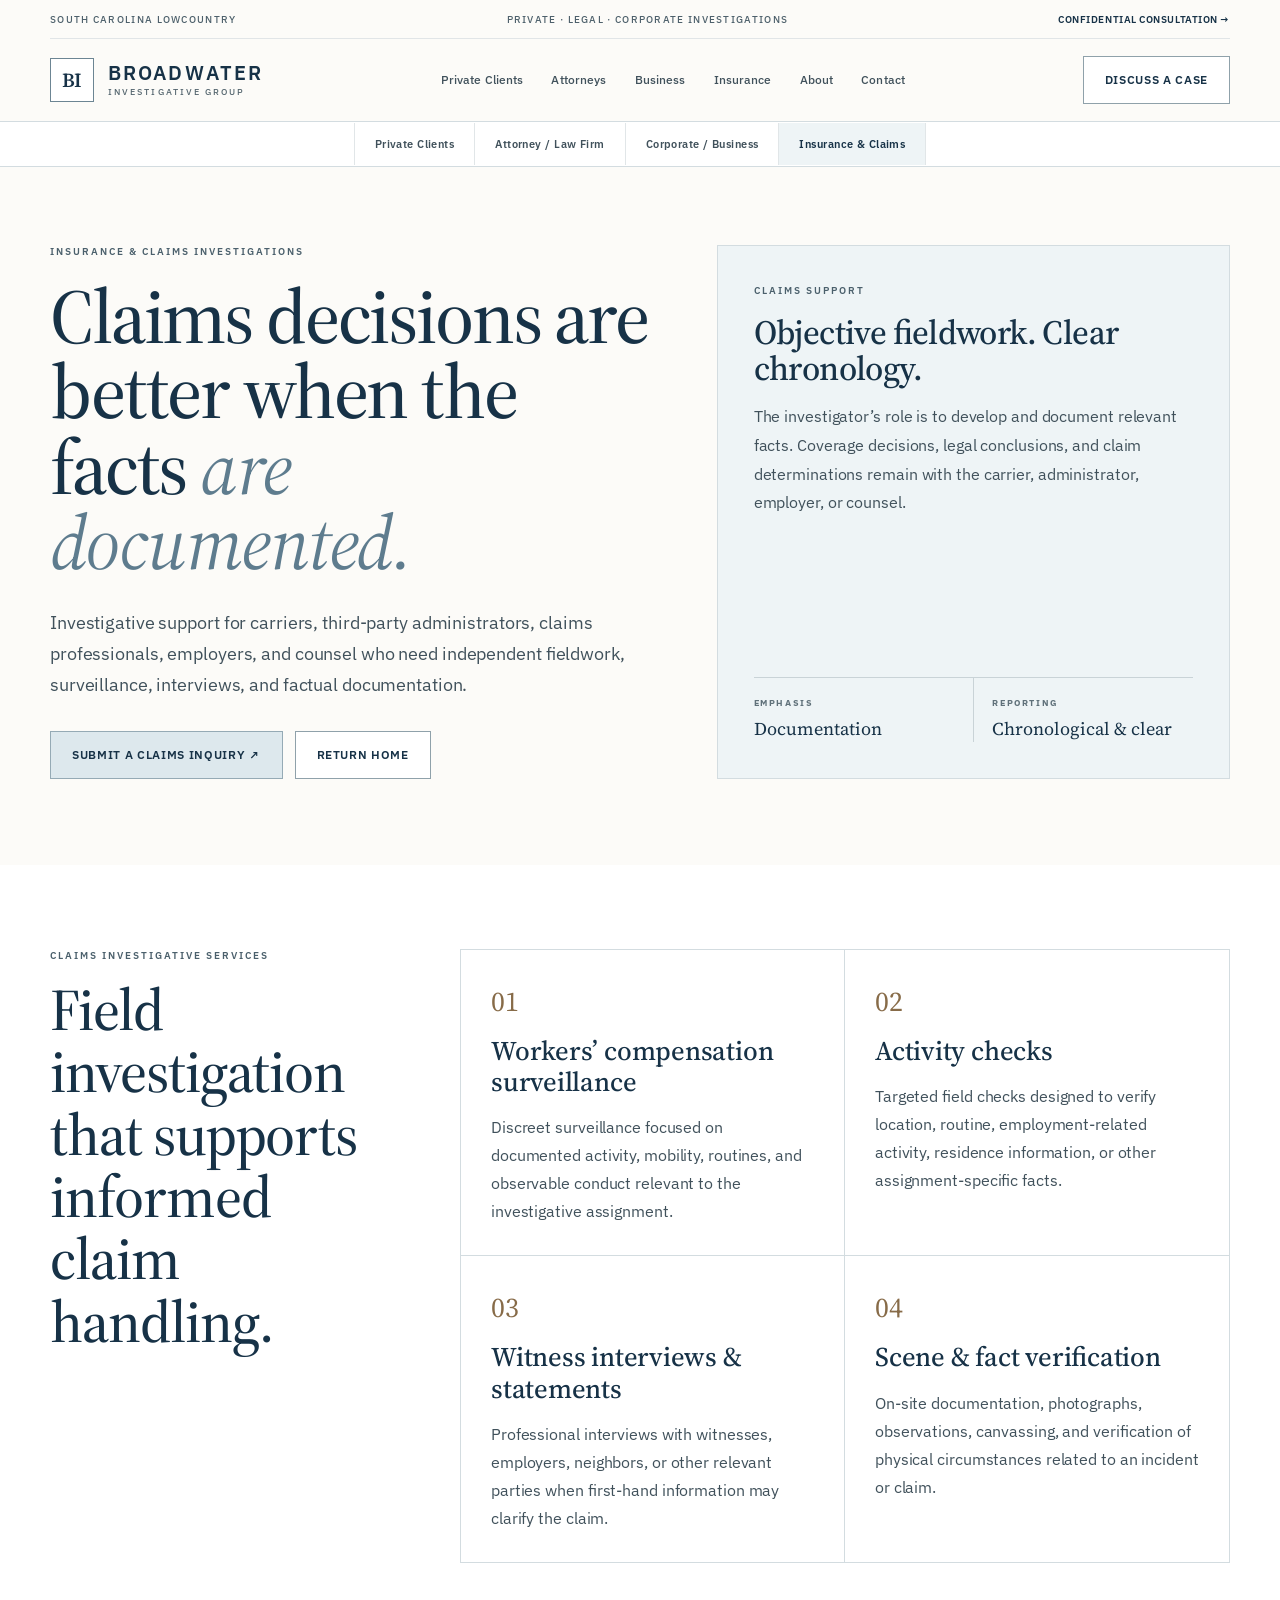
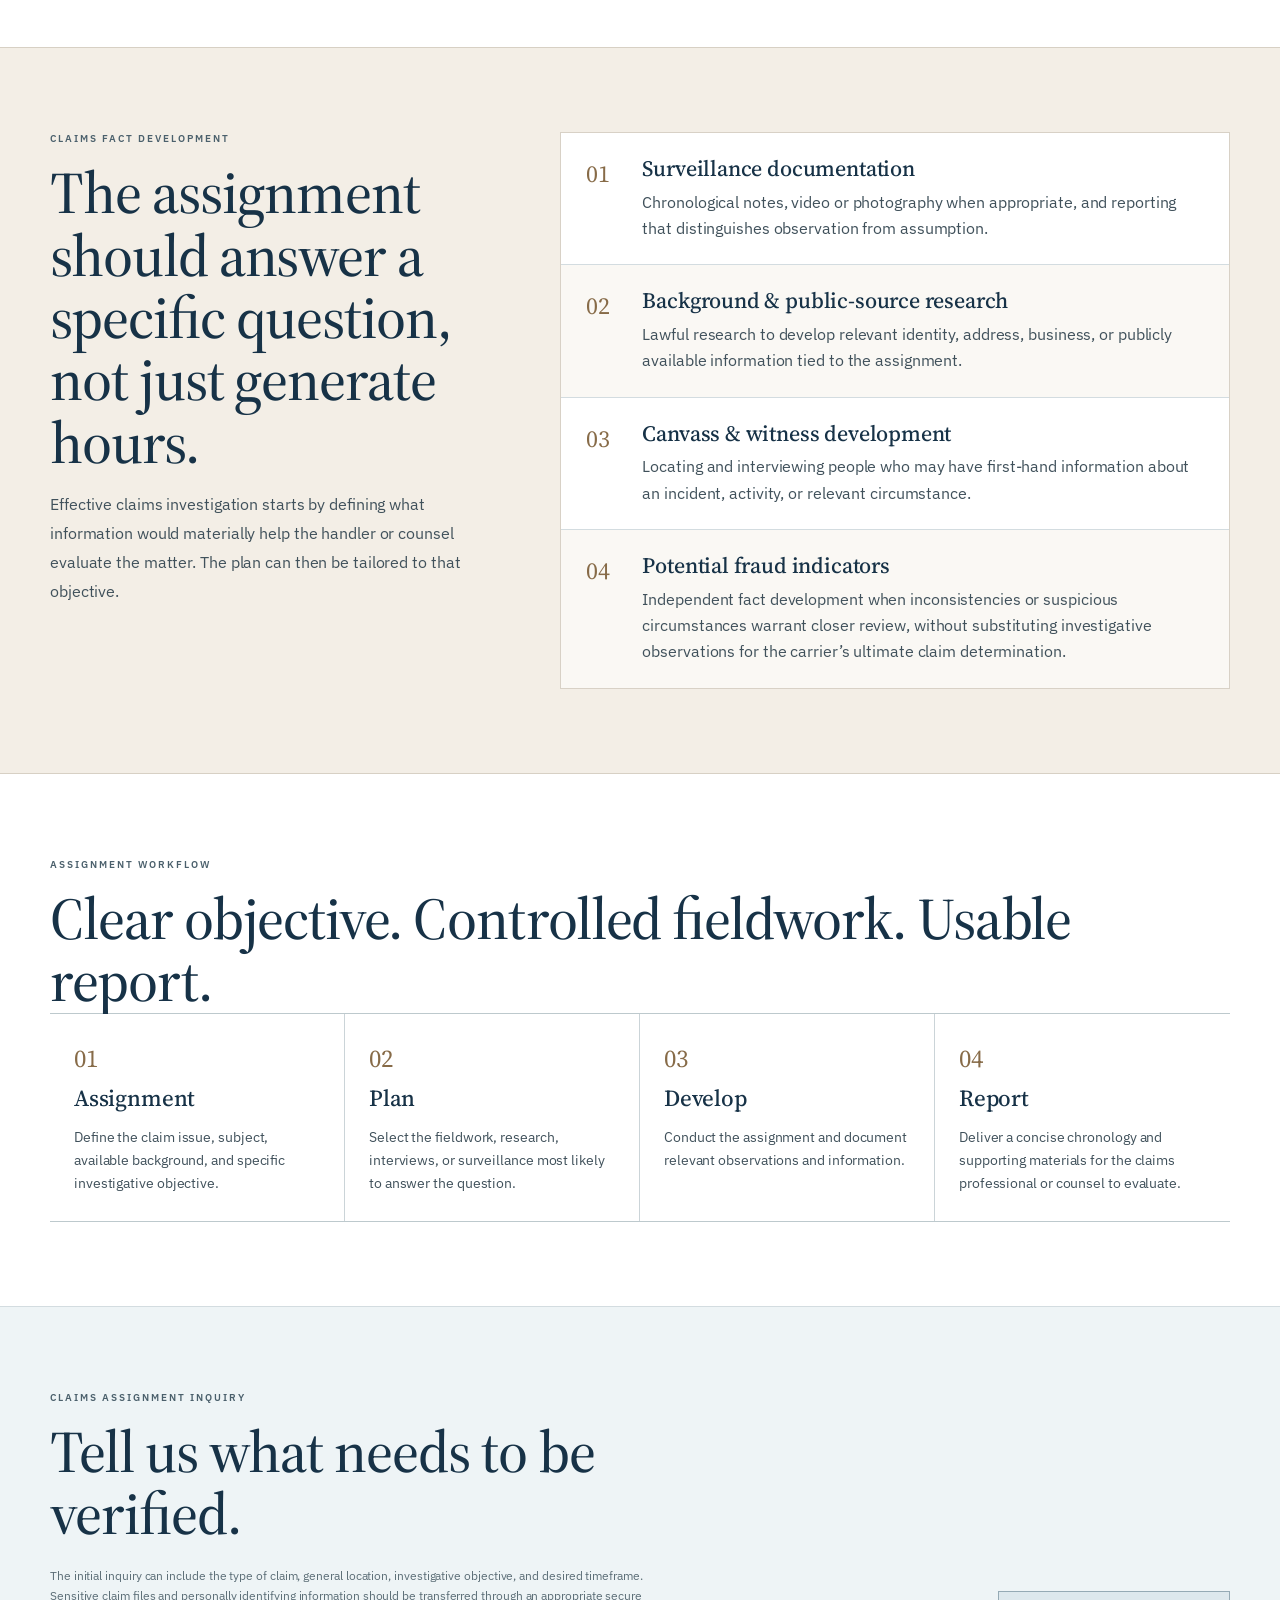
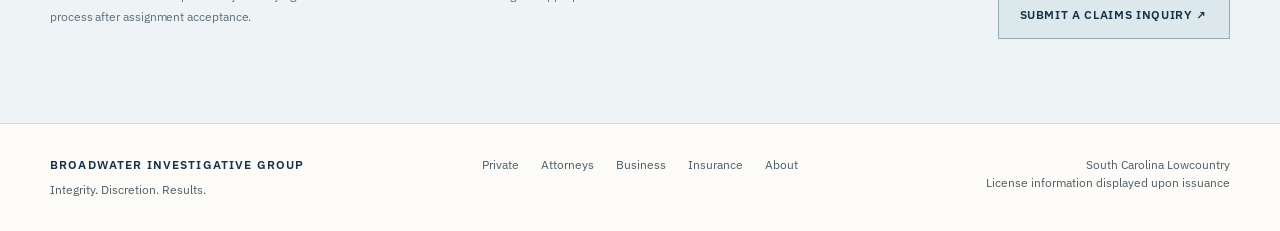
<file: insurance-claims/index.html>
<!doctype html>
<html lang="en">
<head>
  <meta charset="utf-8">
  <meta name="viewport" content="width=device-width, initial-scale=1">
  <title>Insurance & Claims Investigations | Broadwater Investigative Group</title>
  <meta name="description" content="Investigative support for insurance carriers, claims professionals, and counsel, including workers' compensation surveillance, activity checks, witness interviews, scene verification, and claims fact development throughout the South Carolina Lowcountry.">
  <meta name="theme-color" content="#fcfbf8">
  <link rel="stylesheet" href="/assets/styles.css">
  <link rel="stylesheet" href="/assets/client-pages.css">
</head>
<body>
<header class="site-header">
  <div class="utility-bar container"><span>South Carolina Lowcountry</span><span class="utility-center">Private · Legal · Corporate Investigations</span><a href="/#consultation">Confidential Consultation →</a></div>
  <div class="nav-row container">
    <a class="brand" href="/" aria-label="Broadwater Investigative Group home"><span class="brand-mark">BI</span><span><strong>BROADWATER</strong><small>INVESTIGATIVE GROUP</small></span></a>
    <nav aria-label="Primary navigation"><a href="/private-clients/">Private Clients</a><a href="/attorneys-law-firms/">Attorneys</a><a href="/corporate-business/">Business</a><a href="/insurance-claims/">Insurance</a><a href="/#consultation">Contact</a></nav>
    <a class="button button-outline" href="/#consultation">Discuss a Case</a>
  </div>
</header>
<div class="audience-bar"><div class="container"><a href="/private-clients/">Private Clients</a><a href="/attorneys-law-firms/">Attorney / Law Firm</a><a href="/corporate-business/">Corporate / Business</a><a aria-current="page" href="/insurance-claims/">Insurance & Claims</a></div></div>

<main>
  <section class="client-page-hero">
    <div class="container client-page-hero-grid">
      <div>
        <p class="eyebrow">Insurance & claims investigations</p>
        <h1>Claims decisions are better when the facts <em>are documented.</em></h1>
        <p class="lede">Investigative support for carriers, third-party administrators, claims professionals, employers, and counsel who need independent fieldwork, surveillance, interviews, and factual documentation.</p>
        <div class="actions"><a class="button button-soft" href="/#consultation">Submit a Claims Inquiry ↗</a><a class="button button-outline" href="/">Return Home</a></div>
      </div>
      <aside class="client-page-aside">
        <div><p class="eyebrow">Claims support</p><h2>Objective fieldwork. Clear chronology.</h2><p>The investigator’s role is to develop and document relevant facts. Coverage decisions, legal conclusions, and claim determinations remain with the carrier, administrator, employer, or counsel.</p></div>
        <div class="mini-facts"><div><span>Emphasis</span><strong>Documentation</strong></div><div><span>Reporting</span><strong>Chronological & clear</strong></div></div>
      </aside>
    </div>
  </section>

  <section class="section section-white">
    <div class="container page-intro-grid">
      <div class="section-intro"><p class="eyebrow">Claims investigative services</p><h2>Field investigation that supports informed claim handling.</h2></div>
      <div class="feature-grid">
        <article class="feature-card"><span class="feature-number">01</span><h3>Workers’ compensation surveillance</h3><p>Discreet surveillance focused on documented activity, mobility, routines, and observable conduct relevant to the investigative assignment.</p></article>
        <article class="feature-card"><span class="feature-number">02</span><h3>Activity checks</h3><p>Targeted field checks designed to verify location, routine, employment-related activity, residence information, or other assignment-specific facts.</p></article>
        <article class="feature-card"><span class="feature-number">03</span><h3>Witness interviews & statements</h3><p>Professional interviews with witnesses, employers, neighbors, or other relevant parties when first-hand information may clarify the claim.</p></article>
        <article class="feature-card"><span class="feature-number">04</span><h3>Scene & fact verification</h3><p>On-site documentation, photographs, observations, canvassing, and verification of physical circumstances related to an incident or claim.</p></article>
      </div>
    </div>
  </section>

  <section class="section detail-band">
    <div class="container detail-grid">
      <div class="section-intro"><p class="eyebrow">Claims fact development</p><h2>The assignment should answer a specific question, not just generate hours.</h2><p>Effective claims investigation starts by defining what information would materially help the handler or counsel evaluate the matter. The plan can then be tailored to that objective.</p></div>
      <div class="detail-list">
        <article><span>01</span><div><h3>Surveillance documentation</h3><p>Chronological notes, video or photography when appropriate, and reporting that distinguishes observation from assumption.</p></div></article>
        <article><span>02</span><div><h3>Background & public-source research</h3><p>Lawful research to develop relevant identity, address, business, or publicly available information tied to the assignment.</p></div></article>
        <article><span>03</span><div><h3>Canvass & witness development</h3><p>Locating and interviewing people who may have first-hand information about an incident, activity, or relevant circumstance.</p></div></article>
        <article><span>04</span><div><h3>Potential fraud indicators</h3><p>Independent fact development when inconsistencies or suspicious circumstances warrant closer review, without substituting investigative observations for the carrier’s ultimate claim determination.</p></div></article>
      </div>
    </div>
  </section>

  <section class="section section-white">
    <div class="container">
      <div class="section-intro"><p class="eyebrow">Assignment workflow</p><h2>Clear objective. Controlled fieldwork. Usable report.</h2></div>
      <div class="process-strip">
        <article><span>01</span><h3>Assignment</h3><p>Define the claim issue, subject, available background, and specific investigative objective.</p></article>
        <article><span>02</span><h3>Plan</h3><p>Select the fieldwork, research, interviews, or surveillance most likely to answer the question.</p></article>
        <article><span>03</span><h3>Develop</h3><p>Conduct the assignment and document relevant observations and information.</p></article>
        <article><span>04</span><h3>Report</h3><p>Deliver a concise chronology and supporting materials for the claims professional or counsel to evaluate.</p></article>
      </div>
    </div>
  </section>

  <section class="section page-cta">
    <div class="container page-cta-grid">
      <div><p class="eyebrow">Claims assignment inquiry</p><h2>Tell us what needs to be verified.</h2><p class="subtle-note">The initial inquiry can include the type of claim, general location, investigative objective, and desired timeframe. Sensitive claim files and personally identifying information should be transferred through an appropriate secure process after assignment acceptance.</p></div>
      <div class="page-cta-actions"><a class="button button-soft" href="/#consultation">Submit a Claims Inquiry ↗</a></div>
    </div>
  </section>
</main>

<footer class="site-footer"><div class="container footer-grid"><div><strong>BROADWATER INVESTIGATIVE GROUP</strong><span>Integrity. Discretion. Results.</span></div><div class="footer-links"><a href="/private-clients/">Private</a><a href="/attorneys-law-firms/">Attorneys</a><a href="/corporate-business/">Business</a><a href="/insurance-claims/">Insurance</a></div><div class="footer-right">South Carolina Lowcountry<br>License information displayed upon issuance</div></div></footer>
<script src="/assets/site.js"></script>
</body>
</html>
</file>
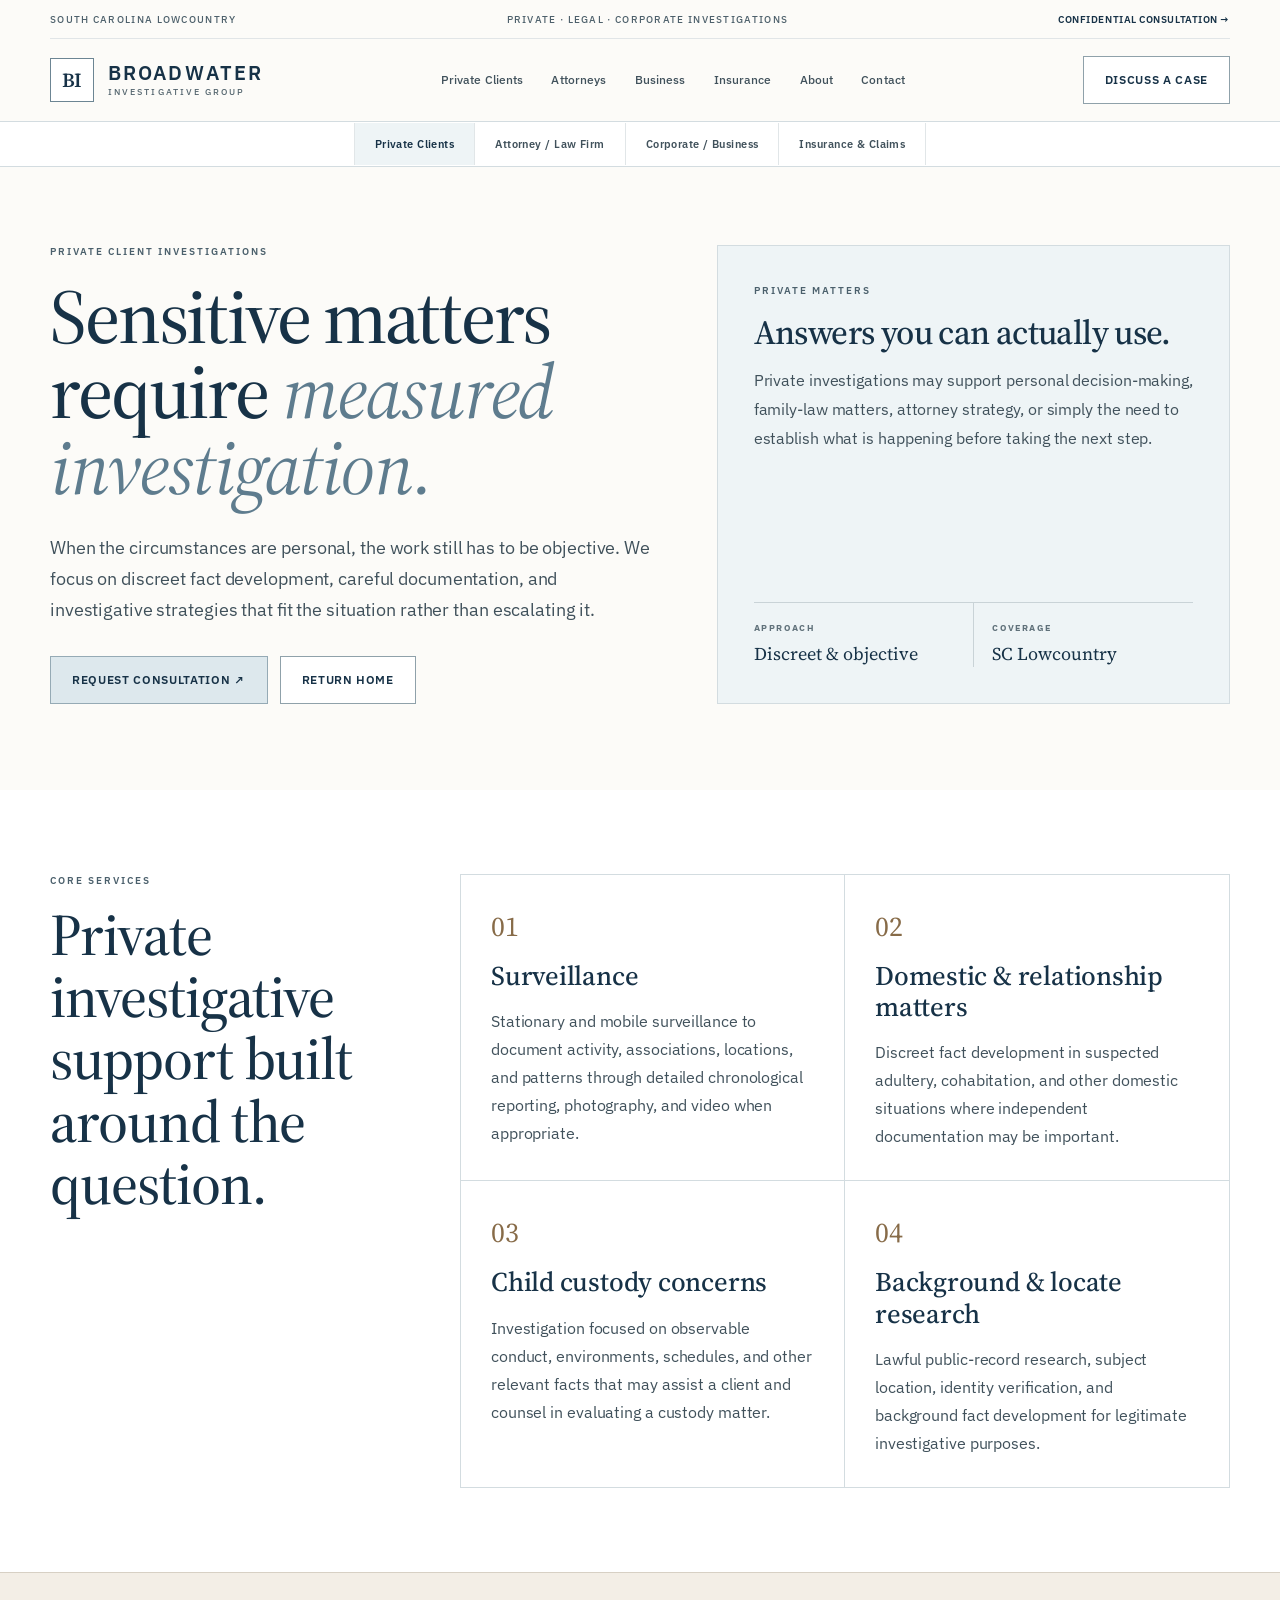
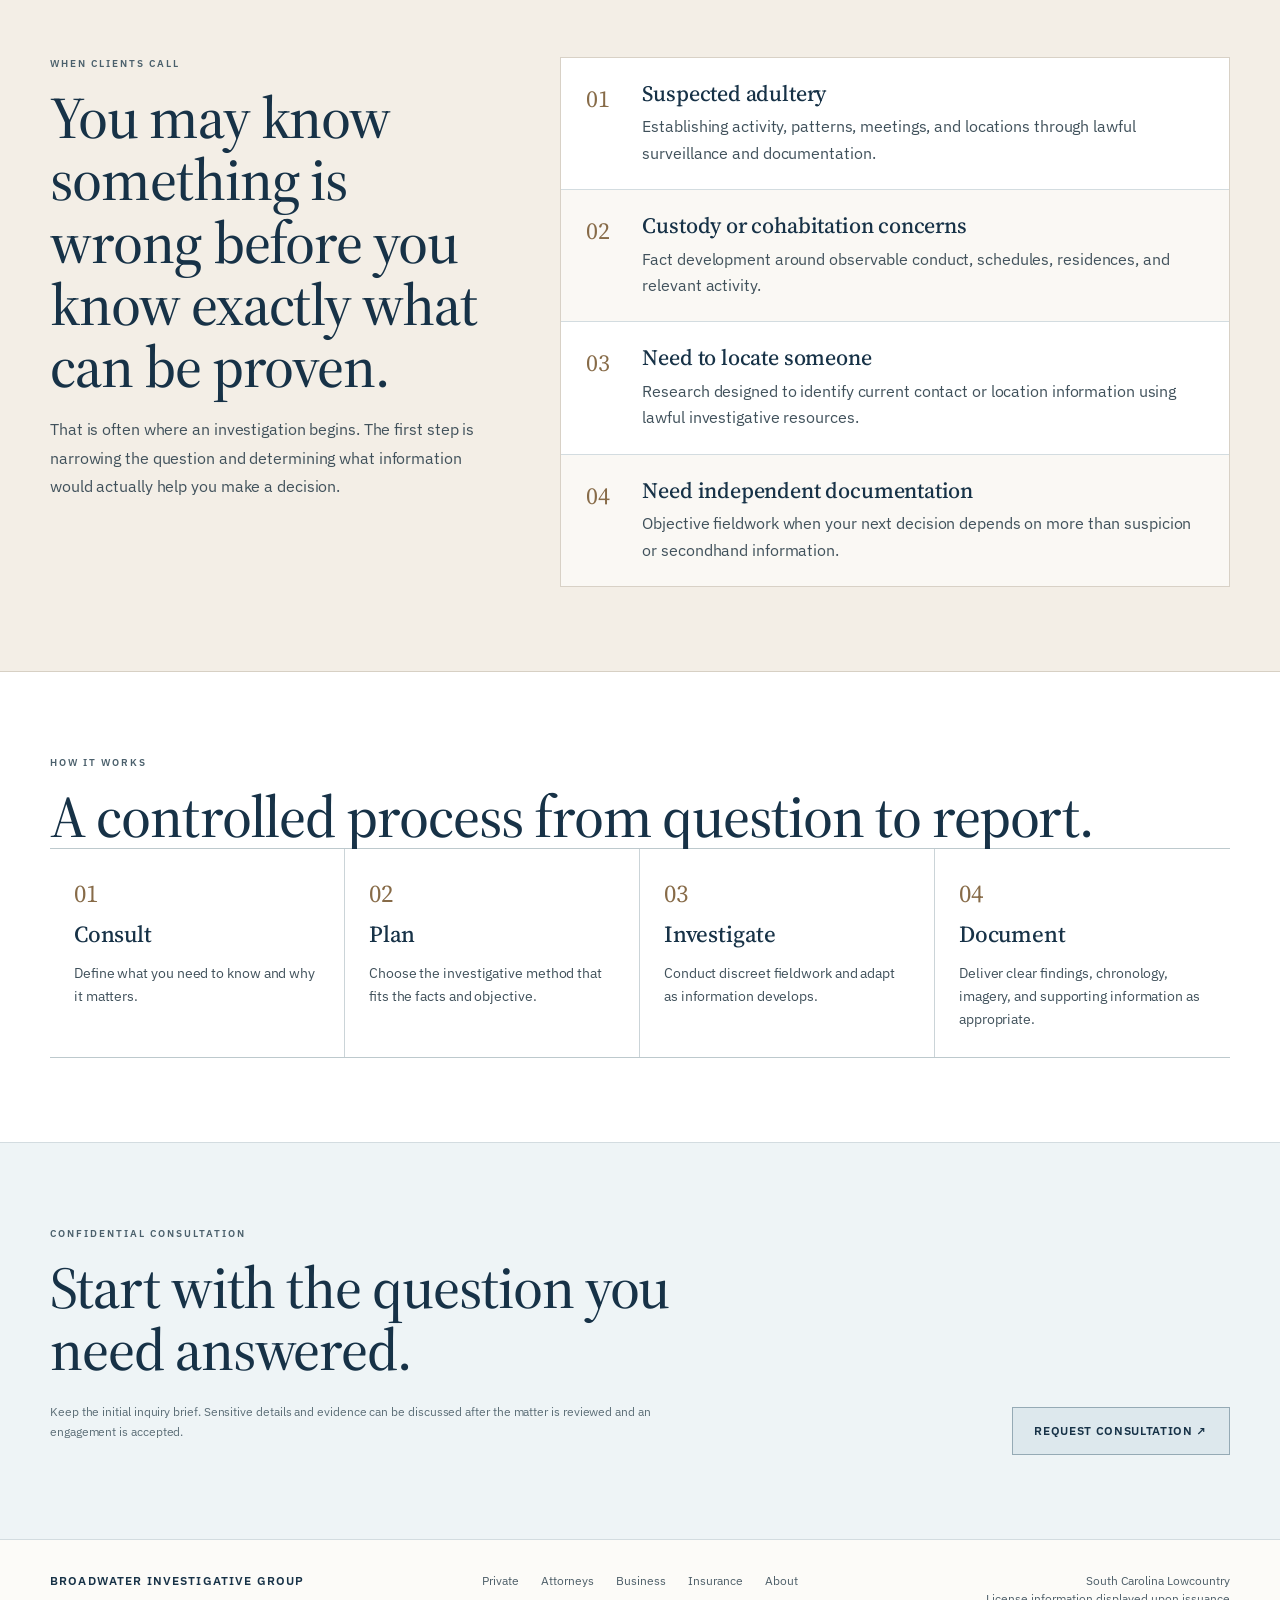
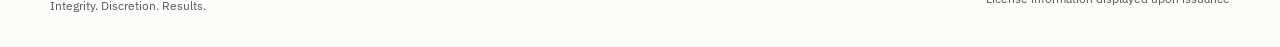
<file: private-clients/index.html>
<!doctype html>
<html lang="en">
<head>
  <meta charset="utf-8">
  <meta name="viewport" content="width=device-width, initial-scale=1">
  <title>Private Investigations | Broadwater Investigative Group</title>
  <meta name="description" content="Discreet private investigative services for domestic matters, surveillance, custody concerns, background research, and subject location throughout the South Carolina Lowcountry.">
  <meta name="theme-color" content="#fcfbf8">
  <link rel="stylesheet" href="/assets/styles.css">
  <link rel="stylesheet" href="/assets/client-pages.css">
</head>
<body>
<header class="site-header">
  <div class="utility-bar container"><span>South Carolina Lowcountry</span><span class="utility-center">Private · Legal · Corporate Investigations</span><a href="/#consultation">Confidential Consultation →</a></div>
  <div class="nav-row container">
    <a class="brand" href="/" aria-label="Broadwater Investigative Group home"><span class="brand-mark">BI</span><span><strong>BROADWATER</strong><small>INVESTIGATIVE GROUP</small></span></a>
    <nav aria-label="Primary navigation"><a href="/private-clients/">Private Clients</a><a href="/attorneys-law-firms/">Attorneys</a><a href="/corporate-business/">Business</a><a href="/insurance-claims/">Insurance</a><a href="/#consultation">Contact</a></nav>
    <a class="button button-outline" href="/#consultation">Discuss a Case</a>
  </div>
</header>
<div class="audience-bar"><div class="container"><a aria-current="page" href="/private-clients/">Private Clients</a><a href="/attorneys-law-firms/">Attorney / Law Firm</a><a href="/corporate-business/">Corporate / Business</a><a href="/insurance-claims/">Insurance & Claims</a></div></div>

<main>
  <section class="client-page-hero">
    <div class="container client-page-hero-grid">
      <div>
        <p class="eyebrow">Private client investigations</p>
        <h1>Sensitive matters require <em>measured investigation.</em></h1>
        <p class="lede">When the circumstances are personal, the work still has to be objective. We focus on discreet fact development, careful documentation, and investigative strategies that fit the situation rather than escalating it.</p>
        <div class="actions"><a class="button button-soft" href="/#consultation">Request Consultation ↗</a><a class="button button-outline" href="/">Return Home</a></div>
      </div>
      <aside class="client-page-aside">
        <div><p class="eyebrow">Private matters</p><h2>Answers you can actually use.</h2><p>Private investigations may support personal decision-making, family-law matters, attorney strategy, or simply the need to establish what is happening before taking the next step.</p></div>
        <div class="mini-facts"><div><span>Approach</span><strong>Discreet & objective</strong></div><div><span>Coverage</span><strong>SC Lowcountry</strong></div></div>
      </aside>
    </div>
  </section>

  <section class="section section-white">
    <div class="container page-intro-grid">
      <div class="section-intro"><p class="eyebrow">Core services</p><h2>Private investigative support built around the question.</h2></div>
      <div class="feature-grid">
        <article class="feature-card"><span class="feature-number">01</span><h3>Surveillance</h3><p>Stationary and mobile surveillance to document activity, associations, locations, and patterns through detailed chronological reporting, photography, and video when appropriate.</p></article>
        <article class="feature-card"><span class="feature-number">02</span><h3>Domestic & relationship matters</h3><p>Discreet fact development in suspected adultery, cohabitation, and other domestic situations where independent documentation may be important.</p></article>
        <article class="feature-card"><span class="feature-number">03</span><h3>Child custody concerns</h3><p>Investigation focused on observable conduct, environments, schedules, and other relevant facts that may assist a client and counsel in evaluating a custody matter.</p></article>
        <article class="feature-card"><span class="feature-number">04</span><h3>Background & locate research</h3><p>Lawful public-record research, subject location, identity verification, and background fact development for legitimate investigative purposes.</p></article>
      </div>
    </div>
  </section>

  <section class="section detail-band">
    <div class="container detail-grid">
      <div class="section-intro"><p class="eyebrow">When clients call</p><h2>You may know something is wrong before you know exactly what can be proven.</h2><p>That is often where an investigation begins. The first step is narrowing the question and determining what information would actually help you make a decision.</p></div>
      <div class="detail-list">
        <article><span>01</span><div><h3>Suspected adultery</h3><p>Establishing activity, patterns, meetings, and locations through lawful surveillance and documentation.</p></div></article>
        <article><span>02</span><div><h3>Custody or cohabitation concerns</h3><p>Fact development around observable conduct, schedules, residences, and relevant activity.</p></div></article>
        <article><span>03</span><div><h3>Need to locate someone</h3><p>Research designed to identify current contact or location information using lawful investigative resources.</p></div></article>
        <article><span>04</span><div><h3>Need independent documentation</h3><p>Objective fieldwork when your next decision depends on more than suspicion or secondhand information.</p></div></article>
      </div>
    </div>
  </section>

  <section class="section section-white">
    <div class="container">
      <div class="section-intro"><p class="eyebrow">How it works</p><h2>A controlled process from question to report.</h2></div>
      <div class="process-strip">
        <article><span>01</span><h3>Consult</h3><p>Define what you need to know and why it matters.</p></article>
        <article><span>02</span><h3>Plan</h3><p>Choose the investigative method that fits the facts and objective.</p></article>
        <article><span>03</span><h3>Investigate</h3><p>Conduct discreet fieldwork and adapt as information develops.</p></article>
        <article><span>04</span><h3>Document</h3><p>Deliver clear findings, chronology, imagery, and supporting information as appropriate.</p></article>
      </div>
    </div>
  </section>

  <section class="section page-cta">
    <div class="container page-cta-grid">
      <div><p class="eyebrow">Confidential consultation</p><h2>Start with the question you need answered.</h2><p class="subtle-note">Keep the initial inquiry brief. Sensitive details and evidence can be discussed after the matter is reviewed and an engagement is accepted.</p></div>
      <div class="page-cta-actions"><a class="button button-soft" href="/#consultation">Request Consultation ↗</a></div>
    </div>
  </section>
</main>

<footer class="site-footer"><div class="container footer-grid"><div><strong>BROADWATER INVESTIGATIVE GROUP</strong><span>Integrity. Discretion. Results.</span></div><div class="footer-links"><a href="/private-clients/">Private</a><a href="/attorneys-law-firms/">Attorneys</a><a href="/corporate-business/">Business</a><a href="/insurance-claims/">Insurance</a></div><div class="footer-right">South Carolina Lowcountry<br>License information displayed upon issuance</div></div></footer>
<script src="/assets/site.js"></script>
</body>
</html>
</file>
<file: assets/styles.css>
:root{
  --navy:#173247;
  --blue:#5e7c8e;
  --paper:#fcfbf8;
  --white:#ffffff;
  --mist:#eef4f6;
  --soft:#f7f9f9;
  --warm:#f3eee6;
  --sand:#e9e2d7;
  --line:#d3dce0;
  --text:#30414b;
  --muted:#4d606b;
  --bronze:#876b48;
}
*{box-sizing:border-box}
html{scroll-behavior:smooth}
body{
  margin:0;
  font-family:Inter,ui-sans-serif,system-ui,-apple-system,BlinkMacSystemFont,"Segoe UI",sans-serif;
  background:var(--paper);
  color:var(--text);
  line-height:1.5;
}
a{color:inherit;text-decoration:none}
button,input,select,textarea{font:inherit}
button{cursor:pointer}
.container{width:min(1180px,calc(100% - 40px));margin-inline:auto}
.section{padding:84px 0}
.section-white{background:#fff}
.section-mist{background:var(--mist)}
.section-warm{background:var(--warm)}
.section-soft{background:var(--soft)}
.section-consult{background:#f6f3ed}
.eyebrow{
  margin:0;
  font-size:10px;
  line-height:1.4;
  letter-spacing:.24em;
  text-transform:uppercase;
  font-weight:800;
  color:#4b606c;
}
h1,h2,h3,.display{
  font-family:Georgia,"Times New Roman",serif;
  color:var(--navy);
  font-weight:400;
}
h1{font-size:clamp(48px,7vw,82px);line-height:.96;letter-spacing:-.035em;margin:20px 0 0}
h1 em{color:var(--blue);font-weight:400}
h2{font-size:clamp(39px,4.6vw,60px);line-height:1.04;letter-spacing:-.025em;margin:16px 0 0}
h3{font-size:30px;line-height:1.12;margin:0}
p{color:#40515b}
.button{
  min-height:48px;
  padding:0 21px;
  display:inline-flex;
  align-items:center;
  justify-content:center;
  border-radius:0;
  font-size:12px;
  font-weight:800;
  letter-spacing:.035em;
  text-transform:uppercase;
}
.button-soft{background:#dde8ed;color:var(--navy);border:1px solid #95aab5}
.button-outline{background:#fff;color:var(--navy);border:1px solid #8fa1aa}
.button:hover{filter:brightness(.97)}
.utility-bar{
  min-height:39px;
  display:flex;
  align-items:center;
  justify-content:space-between;
  gap:16px;
  border-bottom:1px solid #e1e5e7;
  font-size:10px;
  text-transform:uppercase;
  letter-spacing:.16em;
  color:#4d606b;
}
.utility-bar a{font-weight:800;color:var(--navy)}
.site-header{background:var(--paper);border-bottom:1px solid var(--line)}
.nav-row{min-height:82px;display:flex;align-items:center;justify-content:space-between;gap:24px}
.brand{display:flex;align-items:center;gap:14px}
.brand-mark{
  width:44px;height:44px;border:1px solid #6c8593;background:#fff;
  display:grid;place-items:center;font-family:Georgia,"Times New Roman",serif;color:var(--navy);
}
.brand strong{display:block;font-family:Georgia,"Times New Roman",serif;font-size:22px;letter-spacing:.145em;color:var(--navy)}
.brand small{display:block;margin-top:3px;font-size:9px;letter-spacing:.31em;color:#55666f}
nav{display:flex;gap:28px;font-size:12px;font-weight:650;color:#40515b}
.hero{background:var(--paper)}
.hero-grid{display:grid;grid-template-columns:1.02fr .98fr;gap:48px}
.hero-copy{display:flex;flex-direction:column;justify-content:space-between;padding-top:20px}
.lede{font-size:18px;line-height:1.75;max-width:640px;margin:28px 0 0}
.actions{display:flex;flex-wrap:wrap;gap:12px;margin-top:30px}
.principles{display:grid;grid-template-columns:repeat(3,1fr);gap:20px;margin-top:70px;padding-top:20px;border-top:1px solid var(--line)}
.principles span{display:block;font-size:10px;letter-spacing:.18em;text-transform:uppercase;color:#52636d;font-weight:750}
.principles strong{display:block;margin-top:7px;font-family:Georgia,"Times New Roman",serif;font-size:19px;font-weight:400;color:var(--navy)}
.hero-collage{min-height:620px;display:grid;grid-template-columns:1fr .48fr;grid-template-rows:1fr .42fr;gap:12px}
.photo-placeholder{
  background:linear-gradient(135deg,#e7edef,#f7f8f5);
  border:1px solid #d4dcdf;
  display:flex;flex-direction:column;align-items:center;justify-content:center;text-align:center;padding:24px;color:#53646d;
}
.photo-placeholder span{font-size:11px;font-weight:800;letter-spacing:.14em}
.photo-placeholder small{margin-top:8px;max-width:220px}
.photo-main{grid-row:1/3}
.standard-card{background:var(--sand);border:1px solid #d6cfc4;padding:24px;display:flex;flex-direction:column;justify-content:space-between}
.standard-card strong{font-family:Georgia,"Times New Roman",serif;font-size:31px;line-height:1.05;font-weight:400;color:var(--navy)}
.standard-card i{display:block;width:48px;height:1px;background:var(--blue);margin-top:18px}
.split{display:grid;grid-template-columns:.68fr 1.32fr;gap:60px}
.section-intro>p:last-child{max-width:430px;line-height:1.8}
.client-tabs{background:#fff;border:1px solid var(--line)}
.tab-buttons{display:grid;grid-template-columns:repeat(3,1fr);background:#f4f7f8;border-bottom:1px solid var(--line)}
.tab-buttons button{
  min-height:58px;border:0;border-right:1px solid var(--line);border-bottom:3px solid transparent;
  background:#f4f7f8;color:#4d606a;font-size:13px;font-weight:700;text-align:left;padding:0 18px;
}
.tab-buttons button:last-child{border-right:0}
.tab-buttons button[aria-selected="true"]{background:#fff;color:var(--navy);border-bottom-color:var(--blue)}
.tab-stage{background:#fff;padding:30px;min-height:300px}
.tab-panel{display:none;background:#fff;color:var(--text)}
.tab-panel.active{display:block}
.tab-panel h3{font-size:36px}
.tab-panel>p:not(.eyebrow){line-height:1.8}
.pills{display:flex;flex-wrap:wrap;gap:10px;margin-top:24px}
.pills span{background:#f1f5f6;border:1px solid #d4dde0;color:#33464f;font-size:12px;font-weight:700;padding:8px 12px}
.service-list{border-top:1px solid #bfc9cd}
.service-list article{display:grid;grid-template-columns:70px .65fr 1.35fr;gap:20px;align-items:start;padding:30px 0;border-bottom:1px solid var(--line);background:#fff}
.service-list article>span,.corporate-list article>span,.method-grid article>span{font-family:Georgia,"Times New Roman",serif;color:var(--bronze);font-size:30px}
.service-list h3{font-size:31px}
.service-list p{margin:0;line-height:1.8}
.corporate-grid{display:grid;grid-template-columns:1fr 1fr;gap:64px;align-items:start}
.corporate-copy .button{margin-top:18px}
.corporate-list{border:1px solid #d1cbc0;background:#fff}
.corporate-list article{display:grid;grid-template-columns:52px 1fr;gap:16px;padding:26px;border-bottom:1px solid var(--line);background:#fff}
.corporate-list article:nth-child(even){background:#faf8f4}
.corporate-list article:last-child{border-bottom:0}
.corporate-list h3{font-size:25px}
.corporate-list p{margin:8px 0 0;line-height:1.65}
.attorney-feature{display:grid;grid-template-columns:.82fr 1.18fr;border:1px solid var(--line);background:#fff}
.attorney-photo{min-height:490px}
.attorney-copy{background:#f7f9f9;padding:48px}
.attorney-copy>p:not(.eyebrow){line-height:1.8}
.attorney-services{display:grid;grid-template-columns:1fr 1fr;margin:28px 0;border-top:1px solid #c4ced2}
.attorney-services span{padding:16px 0;border-bottom:1px solid var(--line);font-size:14px;font-weight:650}
.attorney-services span:nth-child(odd){padding-right:24px;border-right:1px solid var(--line)}
.attorney-services span:nth-child(even){padding-left:24px}
.method-grid{display:grid;grid-template-columns:1fr 1fr;border-top:1px solid #b9c5ca}
.method-grid article{padding:28px 28px 28px 0;border-bottom:1px solid #c9d2d6}
.method-grid article:nth-child(odd){border-right:1px solid #c9d2d6}
.method-grid article:nth-child(even){padding-left:28px}
.method-grid article:nth-child(n+3){border-bottom:0}
.method-grid h3{font-size:25px;margin-top:8px}
.method-grid p{margin-bottom:0}
.intake-shell{display:grid;grid-template-columns:.68fr 1.32fr;border:1px solid #d1d7da;background:#fff}
.intake-intro{background:#ece7de;padding:40px;border-right:1px solid #d4cec3}
.intake-intro>p:not(.eyebrow){line-height:1.8}
.fine-print{margin-top:32px;padding-top:24px;border-top:1px solid #c9c2b7;font-size:12px}
.intake-form-wrap{background:var(--paper);padding:40px}
.intake-form{display:grid;grid-template-columns:1fr 1fr;gap:22px;margin-top:28px}
.intake-form label{font-size:12px;font-weight:750;color:#33434d}
.intake-form input,.intake-form select,.intake-form textarea{
  width:100%;margin-top:8px;border:1px solid #aeb9be;background:#fff;color:#1f2e37;padding:12px 13px;font-size:16px;outline:none;border-radius:0
}
.intake-form input,.intake-form select{min-height:46px}
.intake-form textarea{resize:vertical}
.intake-form input:focus,.intake-form select:focus,.intake-form textarea:focus{border-color:var(--blue);box-shadow:0 0 0 2px rgba(94,124,142,.12)}
.full-width{grid-column:1/-1}
.form-footer{display:flex;align-items:center;gap:16px;flex-wrap:wrap}
.form-footer span{font-size:12px;color:#53646d}
.hidden-field{display:none}
.site-footer{background:var(--paper);border-top:1px solid var(--line);padding:32px 0}
.footer-grid{display:grid;grid-template-columns:1fr auto 1fr;gap:30px;align-items:start;font-size:12px;color:#4d5e68}
.footer-grid strong{display:block;font-family:Georgia,"Times New Roman",serif;color:var(--navy);letter-spacing:.12em}
.footer-grid span{display:block;margin-top:7px}
.footer-links{display:flex;gap:22px}
.footer-right{text-align:right}
@media(max-width:900px){
  nav,.nav-row>.button,.utility-center{display:none}
  .hero-grid,.split,.corporate-grid,.attorney-feature,.intake-shell{grid-template-columns:1fr}
  .hero-collage{min-height:470px}
  .intake-intro{border-right:0;border-bottom:1px solid #d4cec3}
  .service-list article{grid-template-columns:56px 1fr}
  .service-list article p{grid-column:2}
  .footer-grid{grid-template-columns:1fr}
  .footer-right{text-align:left}
}
@media(max-width:620px){
  .container{width:min(100% - 28px,1180px)}
  .section{padding:60px 0}
  .utility-bar{font-size:9px}
  .hero-collage{grid-template-columns:1fr;grid-template-rows:280px 180px auto;min-height:0}
  .photo-main{grid-row:auto}
  .principles{gap:10px}
  .principles strong{font-size:16px}
  .tab-buttons{grid-template-columns:1fr}
  .tab-buttons button{border-right:0;border-bottom:1px solid var(--line)}
  .tab-buttons button[aria-selected="true"]{border-bottom:3px solid var(--blue)}
  .tab-panel h3{font-size:31px}
  .service-list article{grid-template-columns:48px 1fr}
  .service-list h3{font-size:27px}
  .corporate-list article{grid-template-columns:40px 1fr}
  .attorney-copy,.intake-intro,.intake-form-wrap{padding:26px}
  .attorney-services,.method-grid,.intake-form{grid-template-columns:1fr}
  .attorney-services span:nth-child(odd){border-right:0;padding-right:0}
  .attorney-services span:nth-child(even){padding-left:0}
  .method-grid article,.method-grid article:nth-child(even){padding:22px 0;border-right:0;border-bottom:1px solid #c9d2d6}
  .method-grid article:last-child{border-bottom:0}
}
</file>
<file: assets/client-pages.css>
.audience-bar{background:#fff;border-bottom:1px solid var(--line)}
.audience-bar .container{min-height:44px;display:flex;align-items:center;justify-content:center;gap:0}
.audience-bar a{padding:13px 20px;border-right:1px solid #e1e6e8;font-size:11px;font-weight:750;letter-spacing:.04em;color:#40515b}
.audience-bar a:first-child{border-left:1px solid #e1e6e8}
.audience-bar a:hover,.audience-bar a[aria-current="page"]{background:#eef4f6;color:var(--navy)}
.panel-link{display:inline-flex;margin-top:24px;font-size:12px;font-weight:800;text-transform:uppercase;letter-spacing:.035em;color:var(--navy);border-bottom:1px solid #93a9b5;padding-bottom:4px}
.client-page-hero{background:var(--paper);padding:78px 0 86px}
.client-page-hero-grid{display:grid;grid-template-columns:1.08fr .92fr;gap:64px;align-items:stretch}
.client-page-hero h1{font-size:clamp(52px,6vw,78px);max-width:760px}
.client-page-hero .lede{max-width:700px}
.client-page-aside{background:#eef4f6;border:1px solid #d3dce0;padding:36px;display:flex;flex-direction:column;justify-content:space-between;min-height:390px}
.client-page-aside h2{font-size:34px;margin-top:14px}
.client-page-aside p{line-height:1.8}
.mini-facts{display:grid;grid-template-columns:1fr 1fr;border-top:1px solid #c9d3d7;margin-top:28px}
.mini-facts div{padding:18px 14px 0 0}
.mini-facts div:nth-child(even){padding-left:18px;border-left:1px solid #c9d3d7}
.mini-facts span{display:block;font-size:9px;text-transform:uppercase;letter-spacing:.18em;font-weight:800;color:#60717a}
.mini-facts strong{display:block;font-family:Georgia,"Times New Roman",serif;font-size:18px;font-weight:400;color:var(--navy);margin-top:5px}
.page-intro-grid{display:grid;grid-template-columns:.62fr 1.38fr;gap:64px}
.page-copy{font-size:16px;line-height:1.9;max-width:760px}
.feature-grid{display:grid;grid-template-columns:repeat(2,1fr);border:1px solid var(--line);background:#fff}
.feature-card{padding:30px;border-bottom:1px solid var(--line);background:#fff}
.feature-card:nth-child(odd){border-right:1px solid var(--line)}
.feature-card:nth-last-child(-n+2){border-bottom:0}
.feature-card .feature-number{display:block;font-family:Georgia,"Times New Roman",serif;color:var(--bronze);font-size:28px;margin-bottom:13px}
.feature-card h3{font-size:27px}
.feature-card p{line-height:1.75;margin-bottom:0}
.detail-band{background:#f3eee6;border-top:1px solid #d7d0c4;border-bottom:1px solid #d7d0c4}
.detail-grid{display:grid;grid-template-columns:.8fr 1.2fr;gap:64px;align-items:start}
.detail-list{background:#fff;border:1px solid #d8d1c6}
.detail-list article{display:grid;grid-template-columns:42px 1fr;gap:14px;padding:23px 25px;border-bottom:1px solid var(--line);background:#fff}
.detail-list article:nth-child(even){background:#faf8f4}
.detail-list article:last-child{border-bottom:0}
.detail-list article>span{font-family:Georgia,"Times New Roman",serif;color:var(--bronze);font-size:24px}
.detail-list h3{font-size:22px}
.detail-list p{margin:7px 0 0;line-height:1.65}
.process-strip{display:grid;grid-template-columns:repeat(4,1fr);border-top:1px solid #bdc9cd;border-bottom:1px solid #bdc9cd}
.process-strip article{padding:26px 24px;border-right:1px solid #cbd4d8;background:#fff}
.process-strip article:last-child{border-right:0}
.process-strip span{font-family:Georgia,"Times New Roman",serif;color:var(--bronze);font-size:25px}
.process-strip h3{font-size:23px;margin-top:8px}
.process-strip p{font-size:14px;line-height:1.65;margin-bottom:0}
.page-cta{background:#eef4f6;border-top:1px solid #d3dce0}
.page-cta-grid{display:grid;grid-template-columns:1.1fr .9fr;gap:50px;align-items:end}
.page-cta h2{max-width:720px}
.page-cta-actions{display:flex;flex-wrap:wrap;gap:12px;justify-content:flex-end}
.subtle-note{font-size:12px;line-height:1.7;color:#5b6d76;margin-top:20px}
@media(max-width:900px){
  .audience-bar .container{justify-content:flex-start;overflow-x:auto}
  .audience-bar a{white-space:nowrap}
  .client-page-hero-grid,.page-intro-grid,.detail-grid,.page-cta-grid{grid-template-columns:1fr}
  .page-cta-actions{justify-content:flex-start}
  .process-strip{grid-template-columns:1fr 1fr}
  .process-strip article:nth-child(2){border-right:0}
  .process-strip article:nth-child(-n+2){border-bottom:1px solid #cbd4d8}
}
@media(max-width:620px){
  .client-page-hero{padding:58px 0 64px}
  .client-page-aside{padding:26px;min-height:0}
  .feature-grid,.process-strip{grid-template-columns:1fr}
  .feature-card{border-right:0!important;border-bottom:1px solid var(--line)!important}
  .feature-card:last-child{border-bottom:0!important}
  .process-strip article{border-right:0;border-bottom:1px solid #cbd4d8!important}
  .process-strip article:last-child{border-bottom:0!important}
  .mini-facts{grid-template-columns:1fr}
  .mini-facts div:nth-child(even){padding-left:0;border-left:0}
}
</file>
